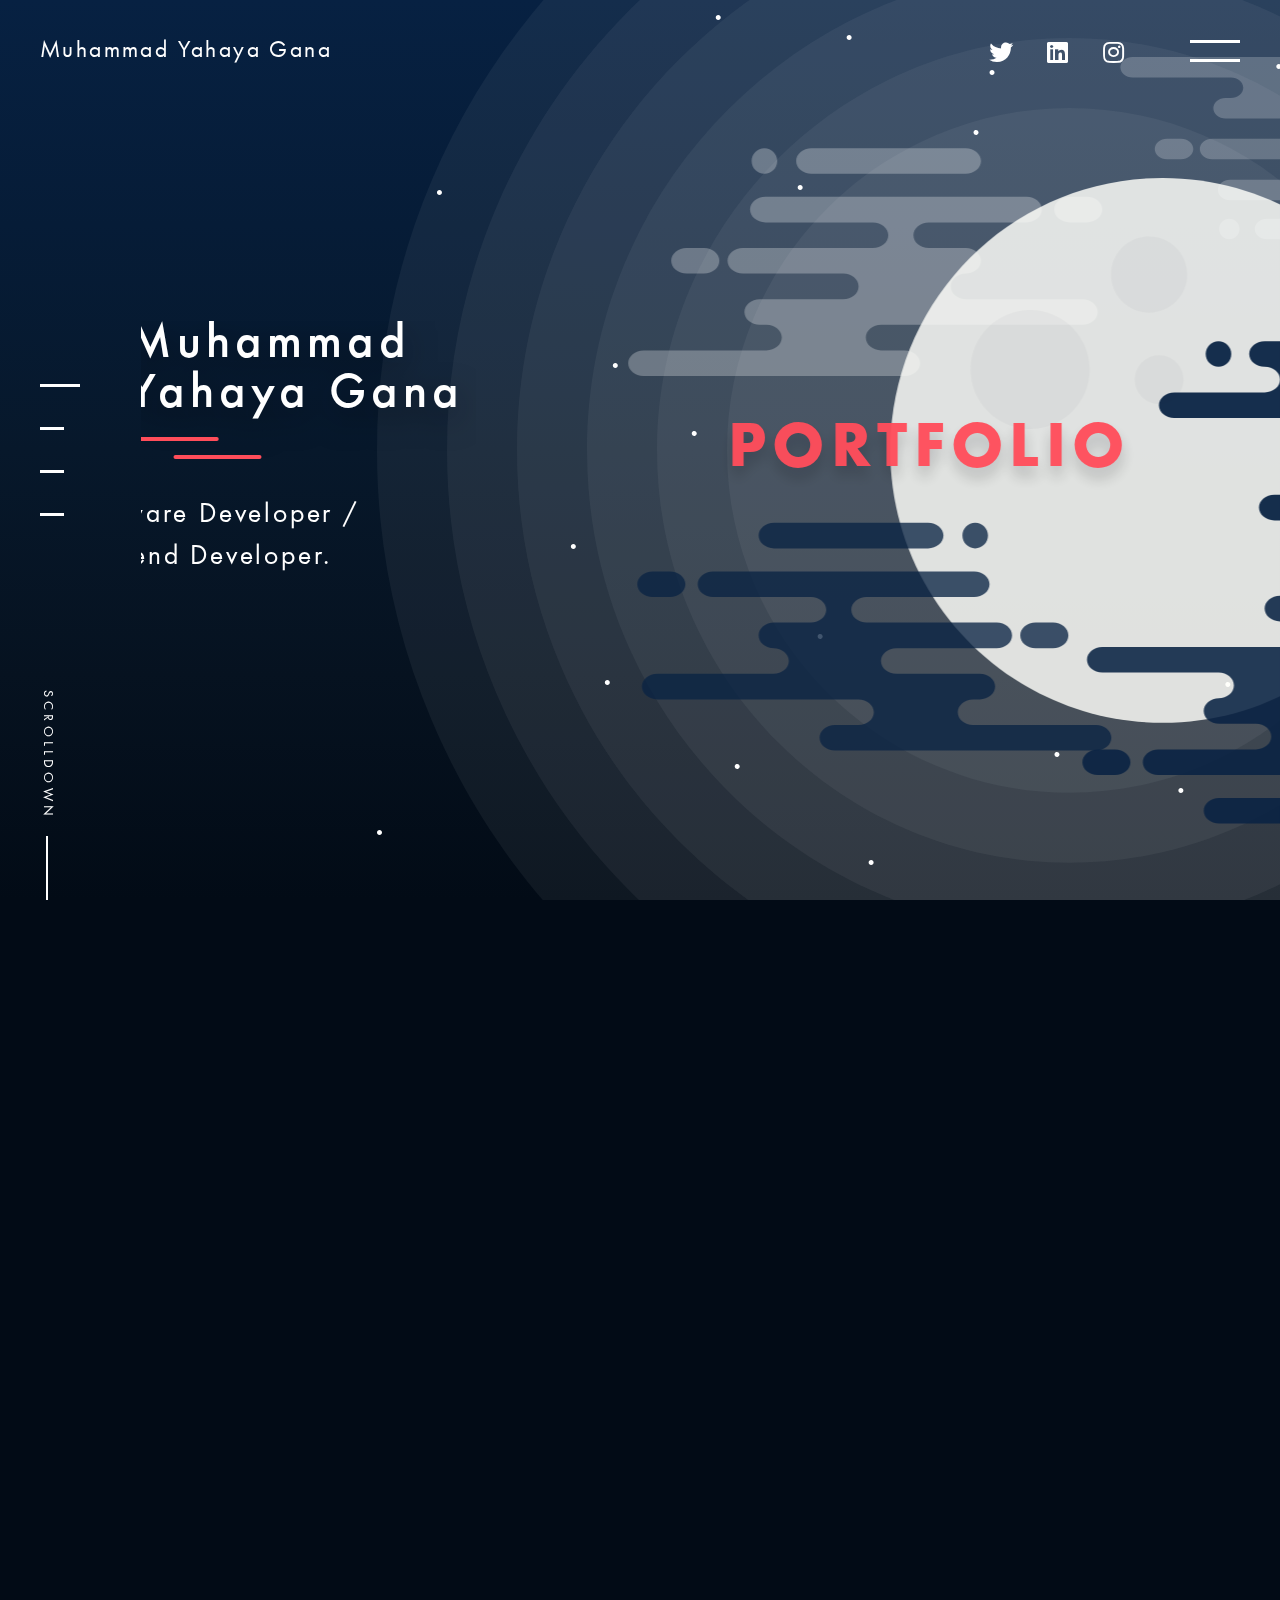
<file: index.html>
<!DOCTYPE html>
<html lang="ja">
<head>
    <meta charset="UTF-8">
    <meta name="viewport" content="width=device-width, initial-scale=1.0">
    <meta http-equiv="X-UA-Compatible" content="ie=edge">
    <meta property="og:type" content="website">
    <meta property="og:description" content="MUHAMMAD YAHAYA GANA PORTFOLIO / Software Developer / Backend Developer">
    <meta property="og:image" content="../www.kuon.space/assets/img/404">
    <meta name="twitter:card" content="summary_large_image">
    <meta name="twitter:site" content="@Thetechguy44">
    <meta property="og:site_name" content="MUHAMMAD YAHAYA GANA PORTFOLIO">
    <meta property="og:locale" content="ja_JP">
    <link rel="stylesheet" href="assets/css/jquery.fullPage.css">
    <link rel="stylesheet" href="assets/css/common.css">
    <link rel="stylesheet" href="assets/css/all.css">
    <link rel="stylesheet" href="https://fonts.googleapis.com/css?family=Abril+Fatface">
    <link rel="shortcut icon" href="favicon.ico">
    <link rel="apple-touch-icon" href="apple-touch-icon.png">
    <link rel="stylesheet" href="awwwards.css">
    <meta property="og:url" content="kuon.space">
    <meta property="og:title" content="MUHAMMAD YAHAYA GANA PORTFOLIO">
    <title>MUHAMMAD YAHAYA GANA PORTFOLIO</title><!-- Global site tag (gtag.js) - Google Analytics -->
    <script async src="https://www.googletagmanager.com/gtag/js?id=UA-115155070-1"></script>
    <script>window.dataLayer = window.dataLayer || [];function gtag(){dataLayer.push(arguments);}gtag('js', new Date());gtag('config', 'UA-115155070-1');</script>
  </head>
  <body>
    <header><a class="name" href="index.html">Muhammad Yahaya Gana</a>
      <div class="wrap">
        <div class="icons">
          <a href="https://x.com/Thetechguy44" target="_blank"><i class="fab fa-twitter"></i></a>
          <a href="https://linkedin.com/in/gana-yahaya" target="_blank"><i class="fab fa-linkedin"></i></a>
          <a href="https://instagram.com/Thetechguy44" target="_blank"><i class="fab fa-instagram"></i></a>
          <!-- <a href="https://dribbble.com/kuon_yagi" target="_blank"><i class="fab fa-dribbble"></i></a>
          <a href="https://www.wantedly.com/users/48483598" target="_blank">Wantedly</a> -->
        </div>
        <div class="menuIcon js-menuBtn"></div>
      </div>
      <nav class="global-nav">
        <ul class="global-nav__list">
          <li><a href="index.html">HOME</a></li>
          <li><a href='reile.html'>WORKS</a></li>
          <li><a href='about.html'>ABOUT ME</a></li>
          <li><a class="js-contact" href="index.html#contact">CONTACT</a></li>
          <li class="global-nav__sns">
            <a href="https://x.com/Thetechguy44" target="_blank"><i class="fab fa-twitter"></i></a>
            <a href="https://linkedin.com/in/gana-yahaya" target="_blank"><i class="fab fa-linkedin"></i></a>
            <a href="https://instagram.com/Thetechguy44" target="_blank"><i class="fab fa-instagram"></i></a>
            <!-- <a href="https://dribbble.com/kuon_yagi" target="_blank"><i class="fab fa-dribbble"></i></a> -->
          </li>
        </ul>
      </nav>
      <div class="curtain"></div>
      <div class="loader"></div>
    </header>
    <main id="barba-wrapper">
      <div class="barba-container" data-namespace="top">
        <div class="fullpage" id="js-fullpage">
          <div class="section">
            <!-- <div class="honorable white right" id="awwwards"><a href="http://www.awwwards.com/" target="_blank">Awwwards</a></div> -->
            <div class="fullpage__slide">
              <div class="title title--top">
                <h1 class="title__text js-letter">Muhammad<br>Yahaya Gana</h1>
                <div class="border js-letter"><span></span><span class="js-letter"></span></div>
                <p class="title__lead js-letter">Software Developer /<br>Backend Developer.</p>
              </div>
              <div class="moon">
                <div class="moon__img js-parallax-moon">
                  <div class="moon__front layer" data-depth="0.2">
                    <div class="moon__text-wrap">
                      <p class="moon__text js-moon" data-depth="0.5">PORTFOLIO</p>
                    </div>
                  </div>
                  <div class="moon__front layer" data-depth="0.8">
                    <div class="cloud cloud--front1 js-moon"><img src="assets/img/cloud1.svg" alt="cloud"></div>
                  </div>
                  <div class="moon__back layer" data-depth="0.4">
                    <div class="cloud cloud--back2 js-moon"><img src="assets/img/b_cloud02.svg" alt="cloud"></div>
                  </div>
                  <div class="moon__front layer" data-depth="0.6">
                    <div class="cloud cloud--front2 js-moon"><img src="assets/img/cloud2.svg" alt="cloud"></div>
                  </div>
                  <div class="moon__back layer" data-depth="0.5"><img class="js-moon" src="assets/img/moon.svg" alt="moon"></div>
                  <div class="moon__front layer" data-depth="0.7">
                    <div class="cloud cloud--front3 js-moon"><img src="assets/img/cloud3.svg" alt="cloud"></div>
                  </div>
                  <div class="moon__back layer" data-depth="0.3">
                    <div class="cloud cloud--back1 js-moon"><img src="assets/img/b_cloud01.svg" alt="cloud"></div>
                  </div>
                </div>
              </div>
            </div>
          </div>
          <div class="section">
            <div class="fullpage__slide">
              <div class="title">
                <h2 class="title__text js-letter">Healthcare Management<br>System</h2>
                <div class="border js-letter"><span></span><span class="js-letter"></span></div>
                <p class="title__lead js-letter">website</p>
                <div class="btn-wrap js-letter"><a class='btn' href="reile.html">Show me more</a></div>
              </div><a class='image image--works' href="reile.html">
                <div class="image__over">
                  <div class="image__cover"></div>
                  <div class="image__cover"></div>
                </div>
                <div class="page-num">
                  <p>01</p>
                </div></a>
            </div>
          </div>
          <div class="section">
            <div class="fullpage__slide">
              <div class="title">
                <h2 class="title__text js-letter">About Me</h2>
                <div class="border js-letter"><span></span><span class="js-letter"></span></div>
                <p class="title__lead js-letter">I thrive on Innovation, Code, <br>and Impact.</p>
                <div class="btn-wrap js-letter"><a class='btn' href="about.html">Show me more</a></div>
              </div><a class='image image--about' href="about.html">
                <div class="image__over">
                  <div class="image__cover"></div>
                  <div class="image__cover"></div>
                </div>
                <div class="page-num">
                  <p>02</p>
                </div></a>
            </div>
          </div>
          <div class="section">
            <div class="fullpage__slide">
              <div class="title">
                <h2 class="title__text js-letter">Get In Touch</h2>
                <div class="border js-letter"><span></span><span class="js-letter"></span></div>
                <ul>
                  <li class="js-letter">
                    <a href="mailto:yahayagana01@gmail.com">yahayagana01@gmail.com</a>
                  </li>
                  <!-- <li class="js-letter"><a href="https://www.wantedly.com/users/48483598" target="_blank">Wantedly</a></li> -->
                  <li class="js-letter">
                    <a href="https://x.com/Thetechguy44" target="_blank"><i class="fab fa-twitter"></i></a>
                    <a href="https://linkedin.com/in/gana-yahaya" target="_blank"><i class="fab fa-linkedin"></i></a>
                    <a href="https://instagram.com/Thetechguy44" target="_blank"><i class="fab fa-instagram"></i></a>
                    <!-- <a href="https://dribbble.com/kuon_yagi" target="_blank"><i class="fab fa-dribbble"></i></a> -->
                  </li>
                </ul>
              </div>
              <div class="image image--contact">
                <div class="image__over">
                  <div class="image__cover"></div>
                  <div class="image__cover"></div>
                </div>
                <div class="page-num">
                  <p>03</p>
                </div>
              </div>
            </div>
          </div>
        </div>
        <p class="scrollDown">SCROLLDOWN</p>
        <div class="moon-background">
          <div class="moonlight">
            <div class="moonlight__wrap js-parallax-moonlight">
              <div class="layer moonlight__img" data-depth="0.2"></div>
            </div>
          </div>
        </div>
        <div class="star js-parallax-star">
          <div class="layer" data-depth="0.1">
            <div class="star__img"><img src="assets/img/star.svg"></div>
          </div>
        </div>
        <div class="sky-color"></div>
      </div>
    </main>
    <script src="assets/js/jquery.min.js"></script>
    <script src="assets/js/jquery.fullPage.js"></script>
    <script src="assets/js/anime.min.js"></script>
    <script src="assets/js/parallax.js"></script>
    <script src="assets/js/barba.min.js"></script>
    <script src="assets/js/common.min.js"></script>
  </body>
</html>
</file>
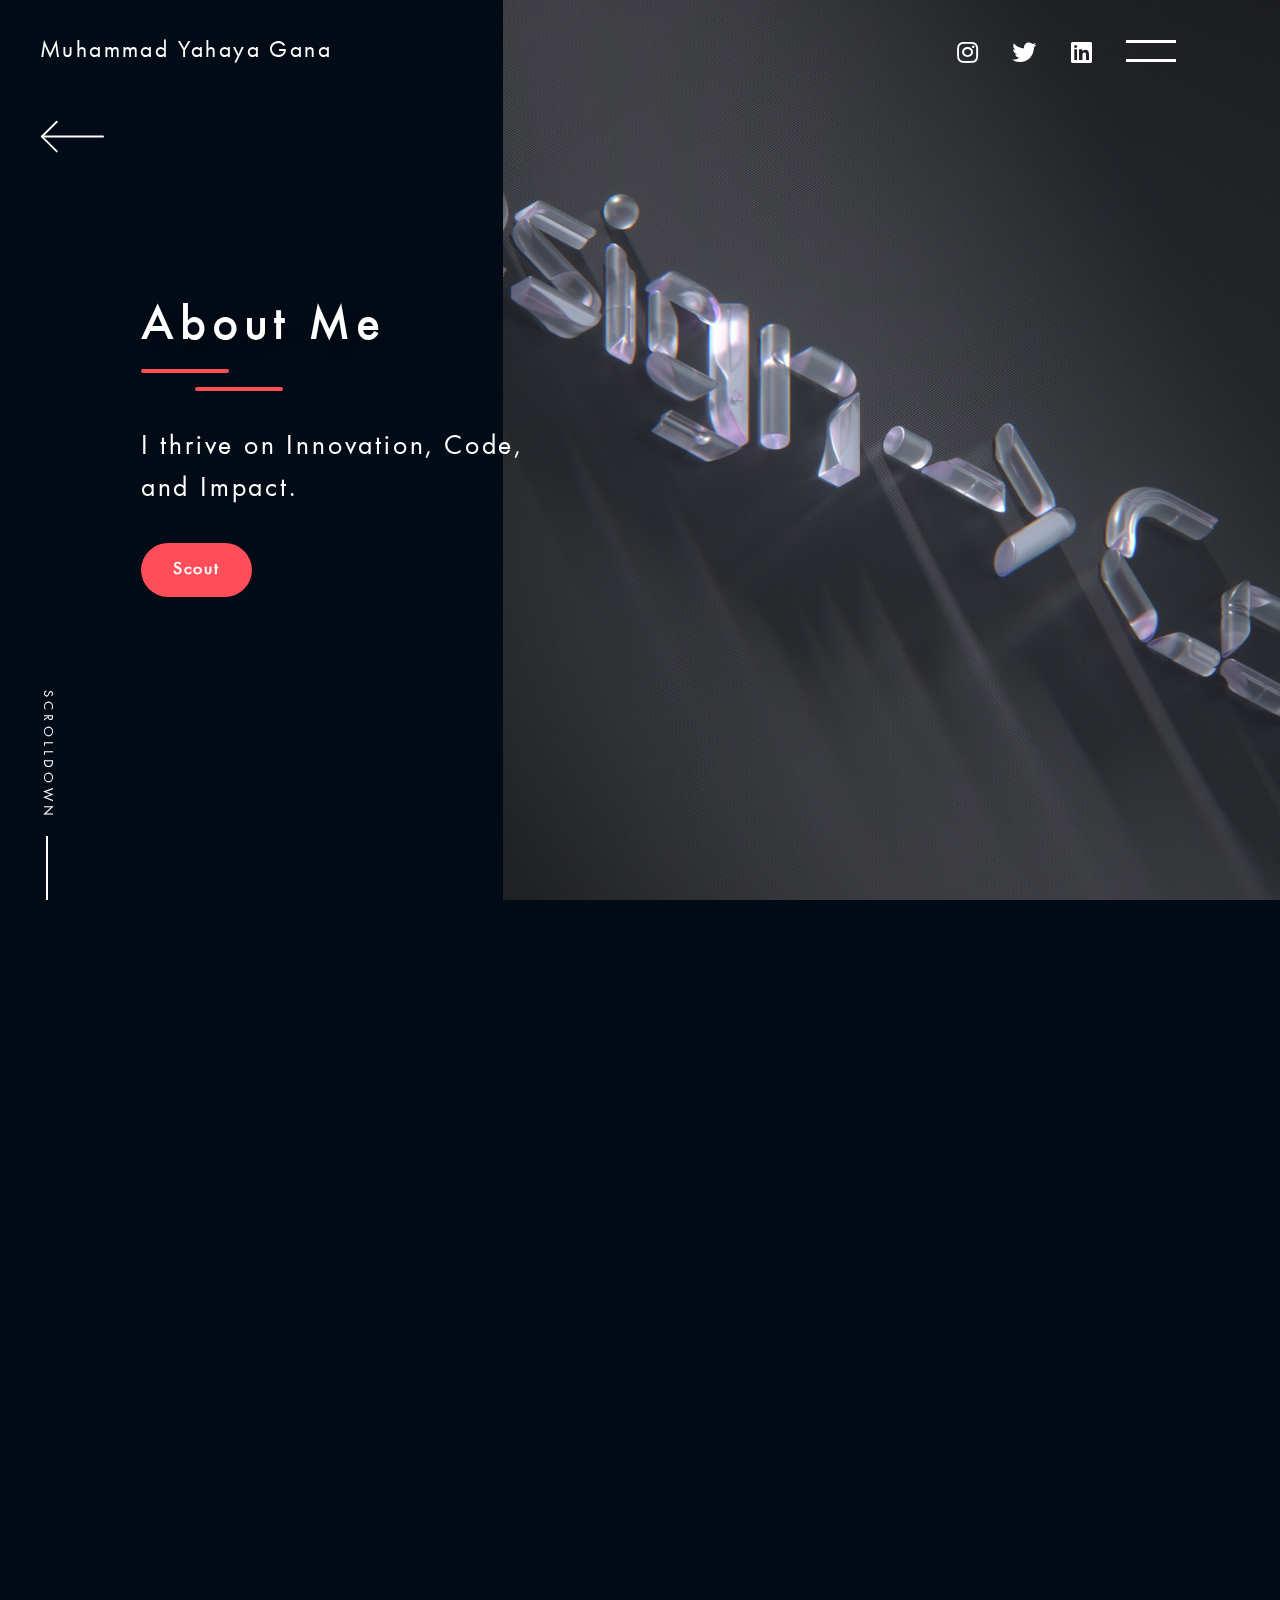
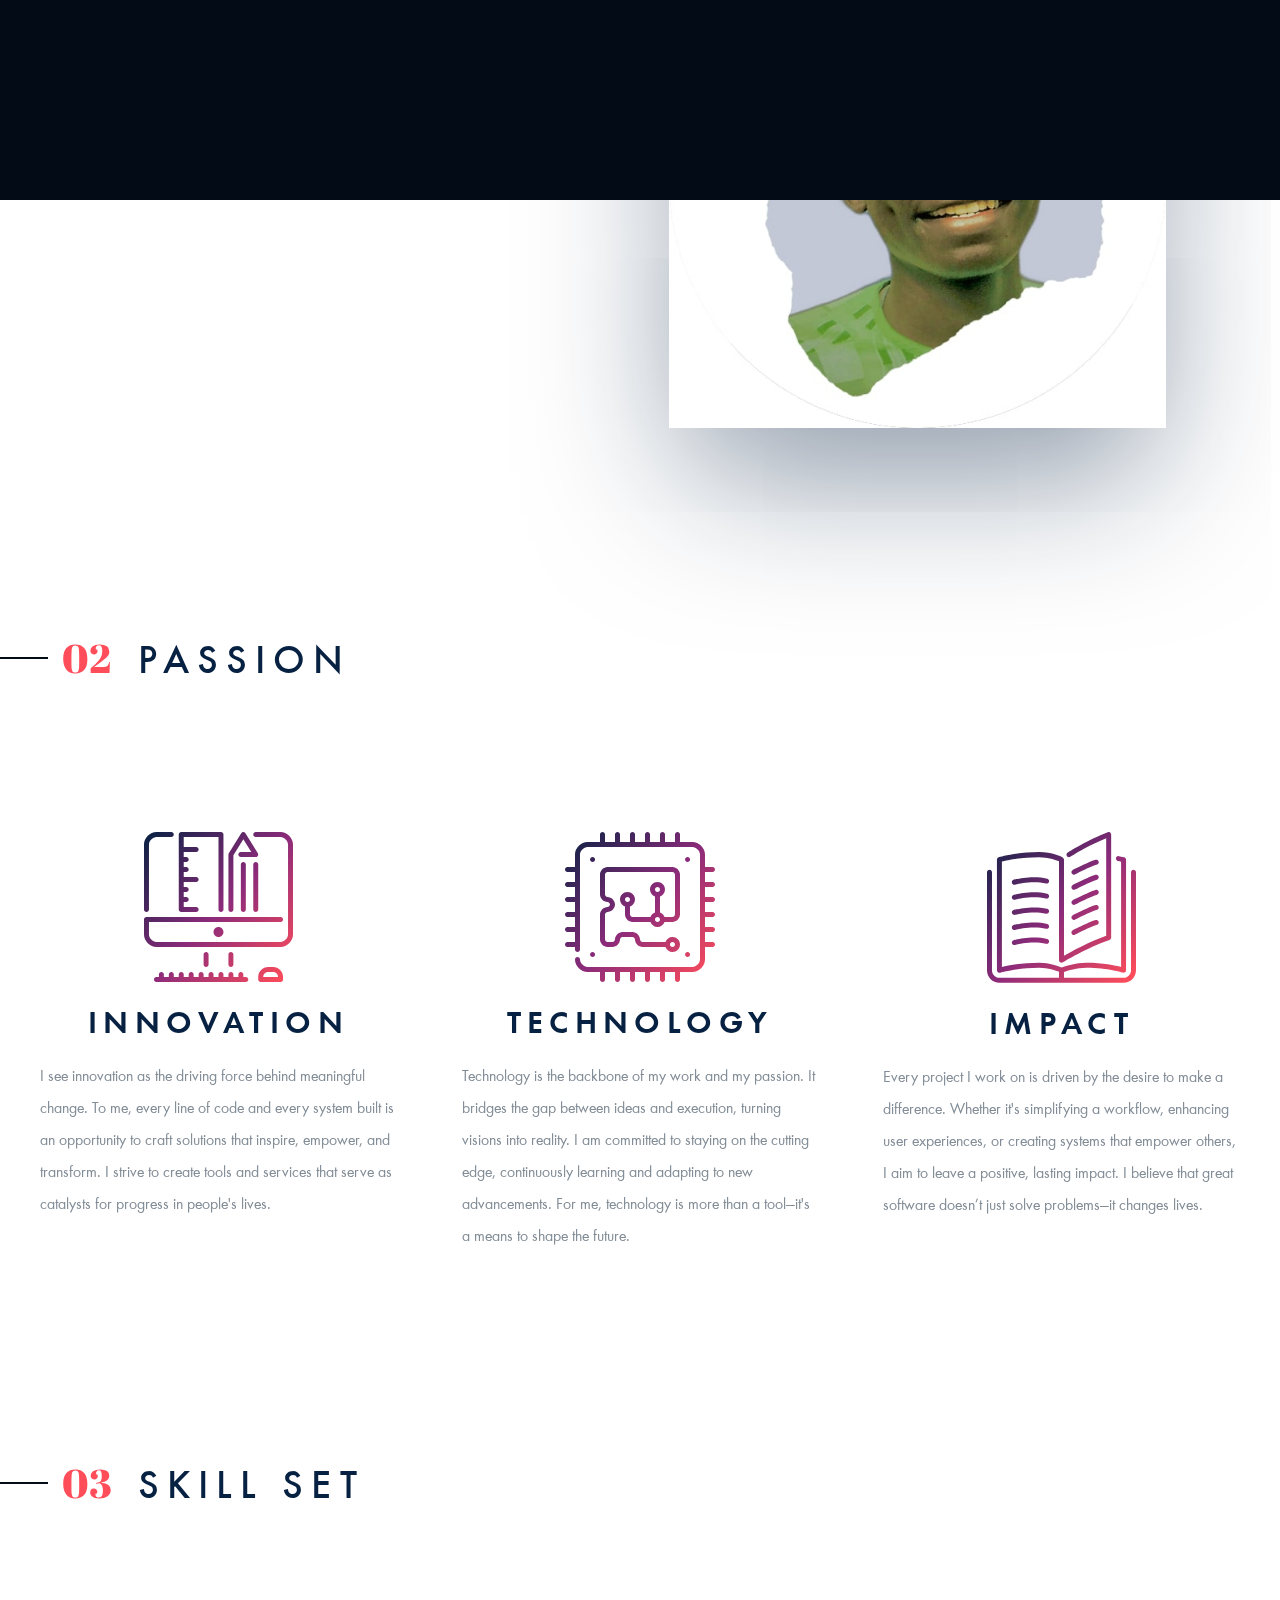
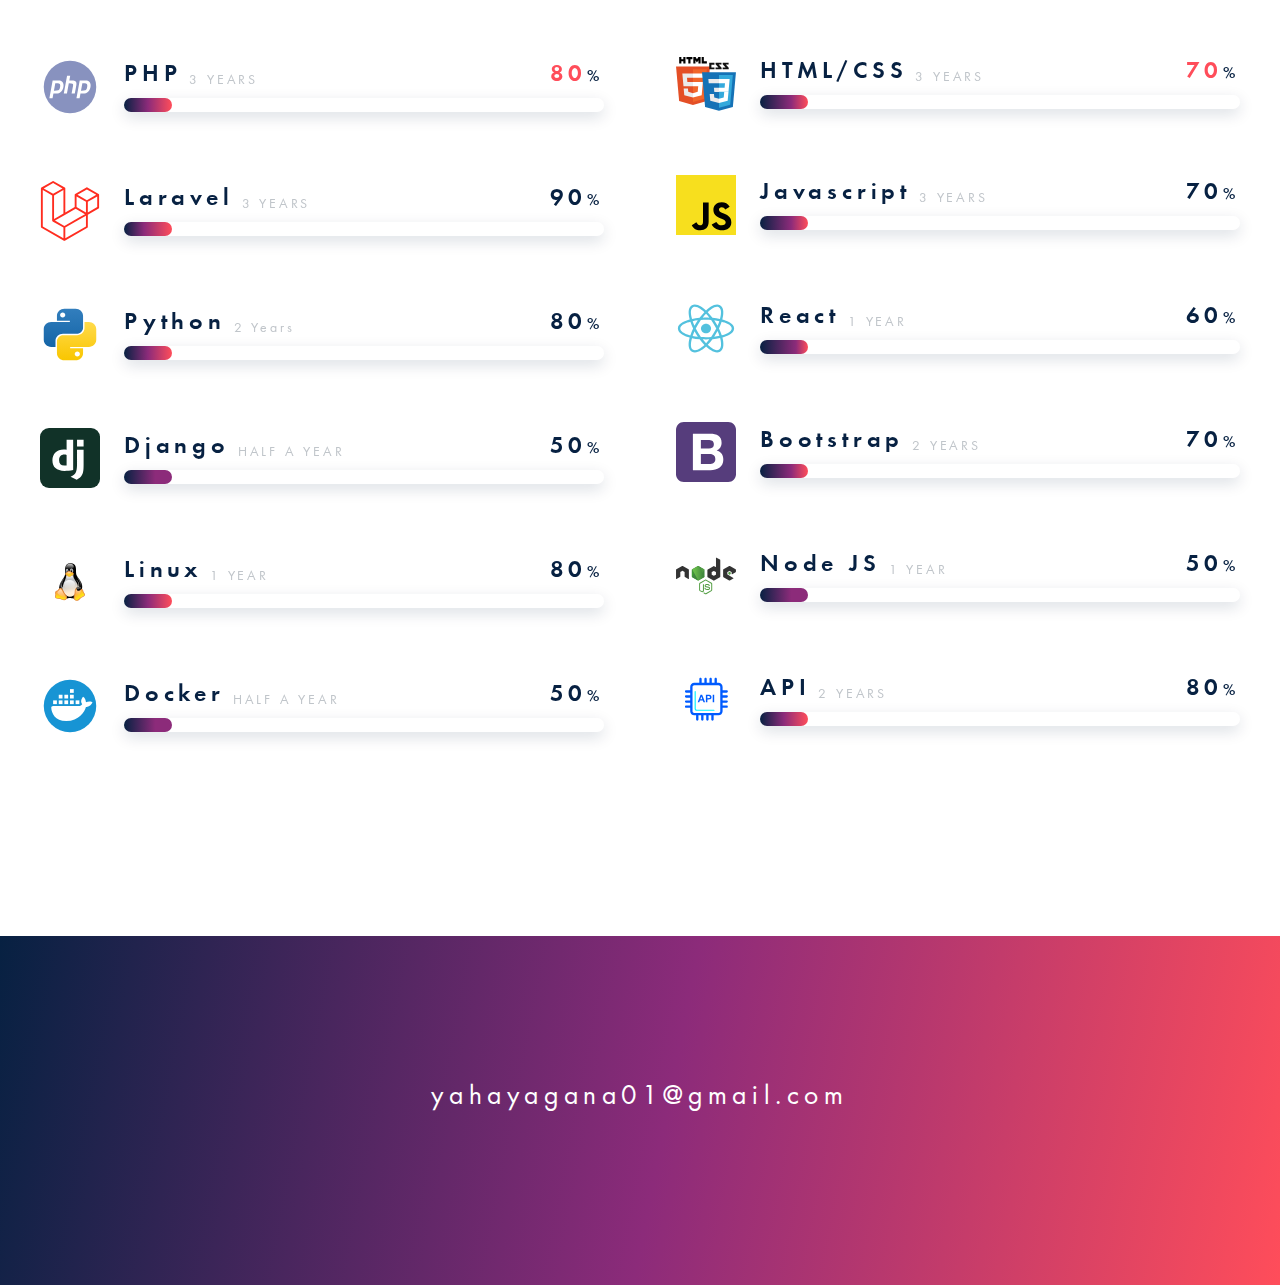
<file: about.html>
<!DOCTYPE html>
<html lang="ja">
<head>
    <meta charset="UTF-8">
    <meta name="viewport" content="width=device-width, initial-scale=1.0">
    <meta http-equiv="X-UA-Compatible" content="ie=edge">
    <meta property="og:type" content="website">
    <meta property="og:description" content="MUHAMMAD YAHAYA GANA PORTFOLIO / Software Developer / Backend Developer">
    <meta property="og:image" content="../www.kuon.space/assets/img/404">
    <meta name="twitter:card" content="summary_large_image">
    <meta name="twitter:site" content="@Thetechguy44">
    <meta property="og:site_name" content="MUHAMMAD YAHAYA GANA PORTFOLIO">
    <meta property="og:locale" content="ja_JP">
    <link rel="stylesheet" href="assets/css/jquery.fullPage.css">
    <link rel="stylesheet" href="assets/css/common.css">
    <link rel="stylesheet" href="assets/css/all.css">
    <link rel="stylesheet" href="https://fonts.googleapis.com/css?family=Abril+Fatface">
    <link rel="shortcut icon" href="favicon.ico">
    <link rel="apple-touch-icon" href="apple-touch-icon.png">
    <link rel="stylesheet" href="awwwards.css">
    <meta property="og:url" content="https://kuon.space/about.html">
    <meta property="og:title" content="About Me | MUHAMMAD YAHAYA GANA PORTFOLIO">
    <title>About Me | MUHAMMAD YAHAYA GANA PORTFOLIO</title><!-- Global site tag (gtag.js) - Google Analytics -->
    <script async src="https://www.googletagmanager.com/gtag/js?id=UA-115155070-1"></script>
    <script>window.dataLayer = window.dataLayer || [];function gtag(){dataLayer.push(arguments);}gtag('js', new Date());gtag('config', 'UA-115155070-1');</script>
  </head>
  <body>
    <header><a class="name" href="index.html">Muhammad Yahaya Gana</a>
      <div class="wrap">
        <div class="icons">
          <a href="https://www.instagram.com/thetechguy44/" target="_blank"><i class="fab fa-instagram"></i></a>
          <a href="https://x.com/Thetechguy44" target="_blank"><i class="fab fa-twitter"></i></a>
          <a href="https://linkedin.com/in/gana-yahaya" target="_blank"><i class="fab fa-linkedin"></i></a>
          <!-- <a href="https://dribbble.com/kuon_yagi" target="_blank"><i class="fab fa-dribbble"></i></a>
          <a href="https://www.wantedly.com/users/48483598" target="_blank">Wantedly</a></div> -->
        <div class="menuIcon js-menuBtn"></div>
      </div>
      <nav class="global-nav">
        <ul class="global-nav__list">
          <li><a href="index.html">HOME</a></li>
          <li><a href="reile.html">WORKS</a></li>
          <li><a href="about.html">ABOUT ME</a></li>
          <li><a class="js-contact" href="index.html#contact">CONTACT</a></li>
          <li class="global-nav__sns">
            <a href="https://www.instagram.com/thetechguy44/" target="_blank"><i class="fab fa-instagram"></i></a>
            <a href="https://x.com/Thetechguy44" target="_blank"><i class="fab fa-twitter"></i></a>
            <a href="https://linkedin.com/in/gana-yahaya" target="_blank"><i class="fab fa-linkedin"></i></a>
            <!-- <a href="https://dribbble.com/kuon_yagi" target="_blank"><i class="fab fa-dribbble"></i> -->
            </a>
          </li>
        </ul>
      </nav>
      <div class="curtain"></div>
      <div class="loader"></div>
    </header>
    <main id="barba-wrapper">
      <div class="barba-container" data-namespace="underlayer">
        <div class="page-top">
          <div class="page-top__inner"><a class="back-arrow" href="index.html#about"><svg xmlns="http://www.w3.org/2000/svg" width="100%" height="34" viewBox="0 0 67 34"><g fill="none" fill-rule="evenodd" stroke="#FFF" stroke-linecap="round" transform="translate(2 1)"><path stroke-width="2" d="M0,15.5533333 L64,15.5533333"/><polyline stroke-width="2" points="15.556 0 0 15.556 15.556 31.111"/></g></svg></a>
            <p class="scrollDown">SCROLLDOWN</p>
            <div class="title">
              <h2 class="title__text">About Me</h2>
              <div class="border js-toRight"><span></span><span></span></div>
              <p class="title__lead">I thrive on Innovation, Code, <br>and Impact.</p>
              <div class="btn-wrap"><a class="btn" href="https://linkedin.com/in/gana-yahaya/" target="_balnk">Scout</a></div>
            </div>
            <div class="image image__about"></div>
          </div>
        </div>
        <section class="wrapper">
          <div class="who container">
            <div class="text text--top">
              <p class="heading-num">01</p>
              <div class="text__wrap text__wrap--top content">
                <h2 class="heading heading--top">WHO I AM</h2>
                <div class="who__wrap">
                  <div class="who__name">
                    <p class="who__en">Muhammad Yahaya Gana</p>
                  </div>
                  <p class="who__text">
                    I am a dedicated software developer specializing in backend web development with a strong  foundation in Laravel. My experience spans building robust APIs, implementing role-based access control, and creating dynamic web applications tailored to meet client needs. While Laravel is my primary framework, I am also skilled in Python (Django) and React, allowing me to contribute effectively to full-stack development projects.

                    I am passionate about creating scalable solutions, improving system architecture, and continuously learning new technologies. With experience in managing complex projects, including content management systems and service approval platforms, I strive to deliver high-quality, user-centered applications.
                  </p>
                  <div class="who__image"><img src="assets/img/portrait.jpg" alt="Muhammad Yahaya Gana"></div>
                </div>
              </div>
            </div>
          </div>
          <div class="passion container">
            <div class="text">
              <p class="heading-num">02</p>
              <div class="text__wrap content">
                <h2 class="heading">PASSION</h2>
              </div>
            </div>
            <div class="content content--mlarge">
              <ul class="passion__list">
                <li class="passion__item">
                  <div class="passion__image"><img src="assets/img/design-skills.svg" alt="design"></div>
                  <h3 class="sub-title">INNOVATION</h3>
                  <p class="passion__text">
                    I see innovation as the driving force behind meaningful change. To me, every line of code and every system built is an opportunity to craft solutions that inspire, empower, and transform. I strive to create tools and services that serve as catalysts for progress in people's lives.
                  </p>
                </li>
                <li class="passion__item">
                  <div class="passion__image"><img src="assets/img/tech.svg" alt="TECHNOLOGY"></div>
                  <h3 class="sub-title">TECHNOLOGY</h3>
                  <p class="passion__text">
                    Technology is the backbone of my work and my passion. It bridges the gap between ideas and execution, turning visions into reality. I am committed to staying on the cutting edge, continuously learning and adapting to new advancements. For me, technology is more than a tool—it's a means to shape the future.</p>
                </li>
                <li class="passion__item">
                  <div class="passion__image"><img src="assets/img/book-open.svg" alt="STORY"></div>
                  <h3 class="sub-title">IMPACT</h3>
                  <p class="passion__text">
                    Every project I work on is driven by the desire to make a difference. Whether it's simplifying a workflow, enhancing user experiences, or creating systems that empower others, I aim to leave a positive, lasting impact. I believe that great software doesn’t just solve problems—it changes lives.
                  </p>
                </li>
              </ul>
            </div>
          </div>
          <div class="skill-set container">
            <div class="text">
              <p class="heading-num">03</p>
              <div class="text__wrap content">
                <h2 class="heading">SKILL SET</h2>
              </div>
            </div>
            <div class="content content--mlarge skill-set__flex">
              <ul class="skill-set__list">
                <li class="skill-set__item">
                  <div class="skill-set__icon"><img src="assets/img/php-svgrepo-com.svg" alt="Illustrator"></div>
                  <div class="skill-set__detail">
                    <div class="skill-set__meta">
                      <div class="skill-set__name">
                        <h4 class="small-title small-title--skill">PHP</h4>
                        <p class="skill-set__year">3 YEARS</p>
                      </div>
                      <p class="small-title small-title--skill skill-set__high">80<span class="skill-set__ratio">%</span></p>
                    </div>
                    <div class="skill-set__bar p80 js-scroll"></div>
                  </div>
                </li>
                <li class="skill-set__item">
                  <div class="skill-set__icon"><img src="assets/img/laravel-svgrepo-com.svg" alt="Sketch"></div>
                  <div class="skill-set__detail">
                    <div class="skill-set__meta">
                      <div class="skill-set__name">
                        <h4 class="small-title small-title--skill">Laravel</h4>
                        <p class="skill-set__year">3 YEARS</p>
                      </div>
                      <p class="small-title small-title--skill">90<span class="skill-set__ratio">%</span></p>
                    </div>
                    <div class="skill-set__bar p90 js-scroll"></div>
                  </div>
                </li>
                <li class="skill-set__item">
                  <div class="skill-set__icon"><img src="assets/img/python-svgrepo-com.svg" alt="Abstract"></div>
                  <div class="skill-set__detail">
                    <div class="skill-set__meta">
                      <div class="skill-set__name">
                        <h4 class="small-title small-title--skill">Python</h4>
                        <p class="skill-set__year">2 Years</p>
                      </div>
                      <p class="small-title small-title--skill">80<span class="skill-set__ratio">%</span></p>
                    </div>
                    <div class="skill-set__bar p80 js-scroll"></div>
                  </div>
                </li>
                <li class="skill-set__item">
                  <div class="skill-set__icon"><img src="assets/img/djangoproject-svgrepo-com.svg" alt="Photoshop"></div>
                  <div class="skill-set__detail">
                    <div class="skill-set__meta">
                      <div class="skill-set__name">
                        <h4 class="small-title small-title--skill">Django</h4>
                        <p class="skill-set__year">HALF A YEAR</p>
                      </div>
                      <p class="small-title small-title--skill">50<span class="skill-set__ratio">%</span></p>
                    </div>
                    <div class="skill-set__bar p50 js-scroll"></div>
                  </div>
                </li>
                <li class="skill-set__item">
                  <div class="skill-set__icon"><img src="assets/img/linux-svgrepo-com.svg" alt="Flinto for mac"></div>
                  <div class="skill-set__detail">
                    <div class="skill-set__meta">
                      <div class="skill-set__name">
                        <h4 class="small-title small-title--skill">Linux</h4>
                        <p class="skill-set__year">1 YEAR</p>
                      </div>
                      <p class="small-title small-title--skill">80<span class="skill-set__ratio">%</span></p>
                    </div>
                    <div class="skill-set__bar p80 js-scroll"></div>
                  </div>
                </li>
                <li class="skill-set__item">
                  <div class="skill-set__icon"><img src="assets/img/docker-svgrepo-com.svg" alt="Sass"></div>
                  <div class="skill-set__detail">
                    <div class="skill-set__meta">
                      <div class="skill-set__name">
                        <h4 class="small-title small-title--skill">Docker</h4>
                        <p class="skill-set__year">HALF A YEAR</p>
                      </div>
                      <p class="small-title small-title--skill">50<span class="skill-set__ratio">%</span></p>
                    </div>
                    <div class="skill-set__bar p50 js-scroll"></div>
                  </div>
                </li>
              </ul>
              <ul class="skill-set__list">
                <li class="skill-set__item">
                  <div class="skill-set__icon"><img src="assets/img/html.svg" alt="HTML/CSS"></div>
                  <div class="skill-set__detail">
                    <div class="skill-set__meta">
                      <div class="skill-set__name">
                        <h4 class="small-title small-title--skill">HTML/CSS</h4>
                        <p class="skill-set__year">3 YEARS</p>
                      </div>
                      <p class="small-title small-title--skill skill-set__high">70<span class="skill-set__ratio">%</span></p>
                    </div>
                    <div class="skill-set__bar p70 js-scroll"></div>
                  </div>
                </li>
                <li class="skill-set__item">
                  <div class="skill-set__icon"><img src="assets/img/js.svg" alt="Javascript"></div>
                  <div class="skill-set__detail">
                    <div class="skill-set__meta">
                      <div class="skill-set__name">
                        <h4 class="small-title small-title--skill">Javascript</h4>
                        <p class="skill-set__year">3 YEARS</p>
                      </div>
                      <p class="small-title small-title--skill">70<span class="skill-set__ratio">%</span></p>
                    </div>
                    <div class="skill-set__bar p70 js-scroll"></div>
                  </div>
                </li>
                <li class="skill-set__item">
                  <div class="skill-set__icon"><img src="assets/img/react-svgrepo-com.svg" alt="Pug"></div>
                  <div class="skill-set__detail">
                    <div class="skill-set__meta">
                      <div class="skill-set__name">
                        <h4 class="small-title small-title--skill">React</h4>
                        <p class="skill-set__year">1 YEAR</p>
                      </div>
                      <p class="small-title small-title--skill">60<span class="skill-set__ratio">%</span></p>
                    </div>
                    <div class="skill-set__bar p60 js-scroll"></div>
                  </div>
                </li>
                <li class="skill-set__item">
                  <div class="skill-set__icon"><img src="assets/img/bootstrap-svgrepo-com.svg" alt="Wordpress"></div>
                  <div class="skill-set__detail">
                    <div class="skill-set__meta">
                      <div class="skill-set__name">
                        <h4 class="small-title small-title--skill">Bootstrap</h4>
                        <p class="skill-set__year">2 YEARS</p>
                      </div>
                      <p class="small-title small-title--skill">70<span class="skill-set__ratio">%</span></p>
                    </div>
                    <div class="skill-set__bar p70 js-scroll"></div>
                  </div>
                </li>
                <li class="skill-set__item">
                  <div class="skill-set__icon"><img src="assets/img/nodejs-svgrepo-com.svg" alt="Sass"></div>
                  <div class="skill-set__detail">
                    <div class="skill-set__meta">
                      <div class="skill-set__name">
                        <h4 class="small-title small-title--skill">Node JS</h4>
                        <p class="skill-set__year">1 YEAR</p>
                      </div>
                      <p class="small-title small-title--skill">50<span class="skill-set__ratio">%</span></p>
                    </div>
                    <div class="skill-set__bar p50 js-scroll"></div>
                  </div>
                </li>
                <li class="skill-set__item">
                  <div class="skill-set__icon"><img src="assets/img/api-interface-svgrepo-com.svg" alt="Sass"></div>
                  <div class="skill-set__detail">
                    <div class="skill-set__meta">
                      <div class="skill-set__name">
                        <h4 class="small-title small-title--skill">API</h4>
                        <p class="skill-set__year">2 YEARS</p>
                      </div>
                      <p class="small-title small-title--skill">80<span class="skill-set__ratio">%</span></p>
                    </div>
                    <div class="skill-set__bar p80 js-scroll"></div>
                  </div>
                </li>
              </ul>
            </div>
          </div>
        </section>
        <footer class="footer">
          <a href="mailto:yahayagana01@gmail.com">yahayagana01@gmail.com</a>
          <!-- <a href="https://www.wantedly.com/users/48483598" target="_balnk">Wantedly</a> -->
        </footer>
      </div>
    </main>
    <script src="assets/js/jquery.min.js"></script>
    <script src="assets/js/jquery.fullPage.js"></script>
    <script src="assets/js/anime.min.js"></script>
    <script src="assets/js/parallax.js"></script>
    <script src="assets/js/barba.min.js"></script>
    <script src="assets/js/common.min.js"></script>
  </body>
</html>
</file>
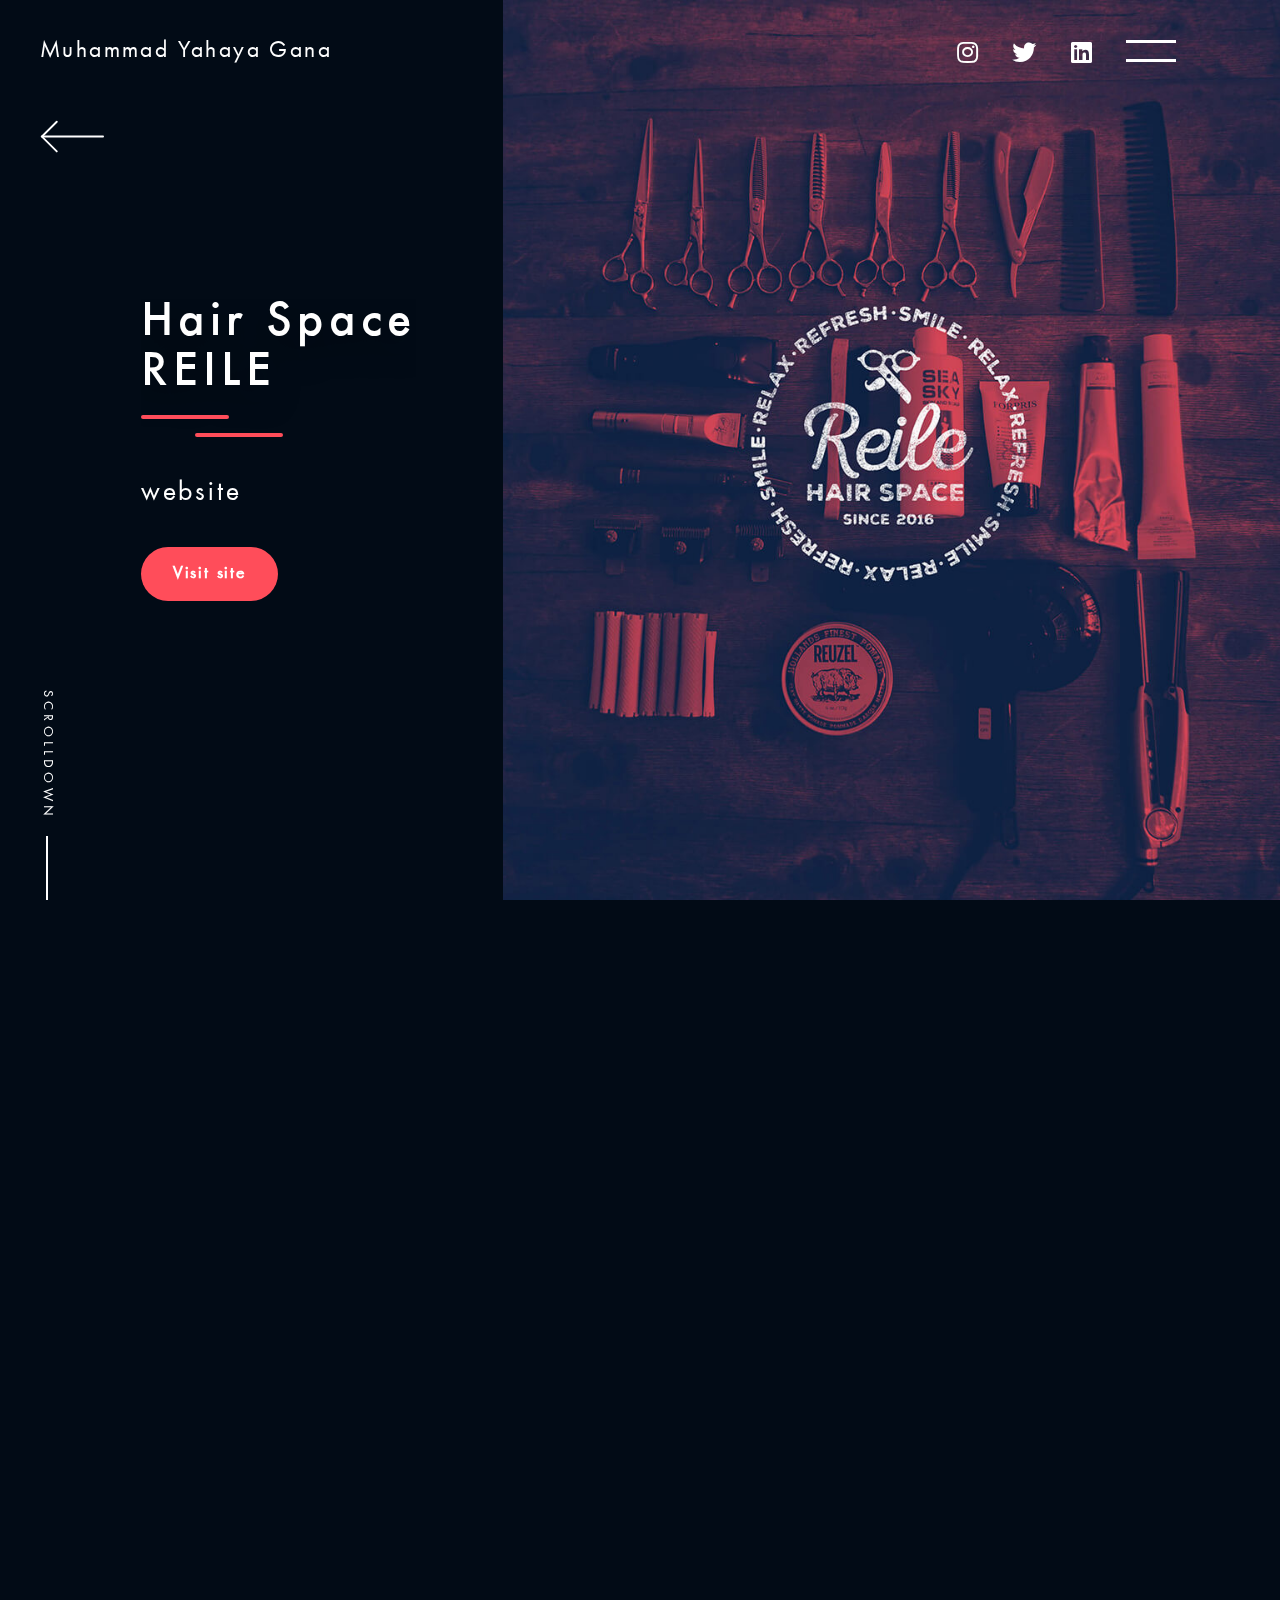
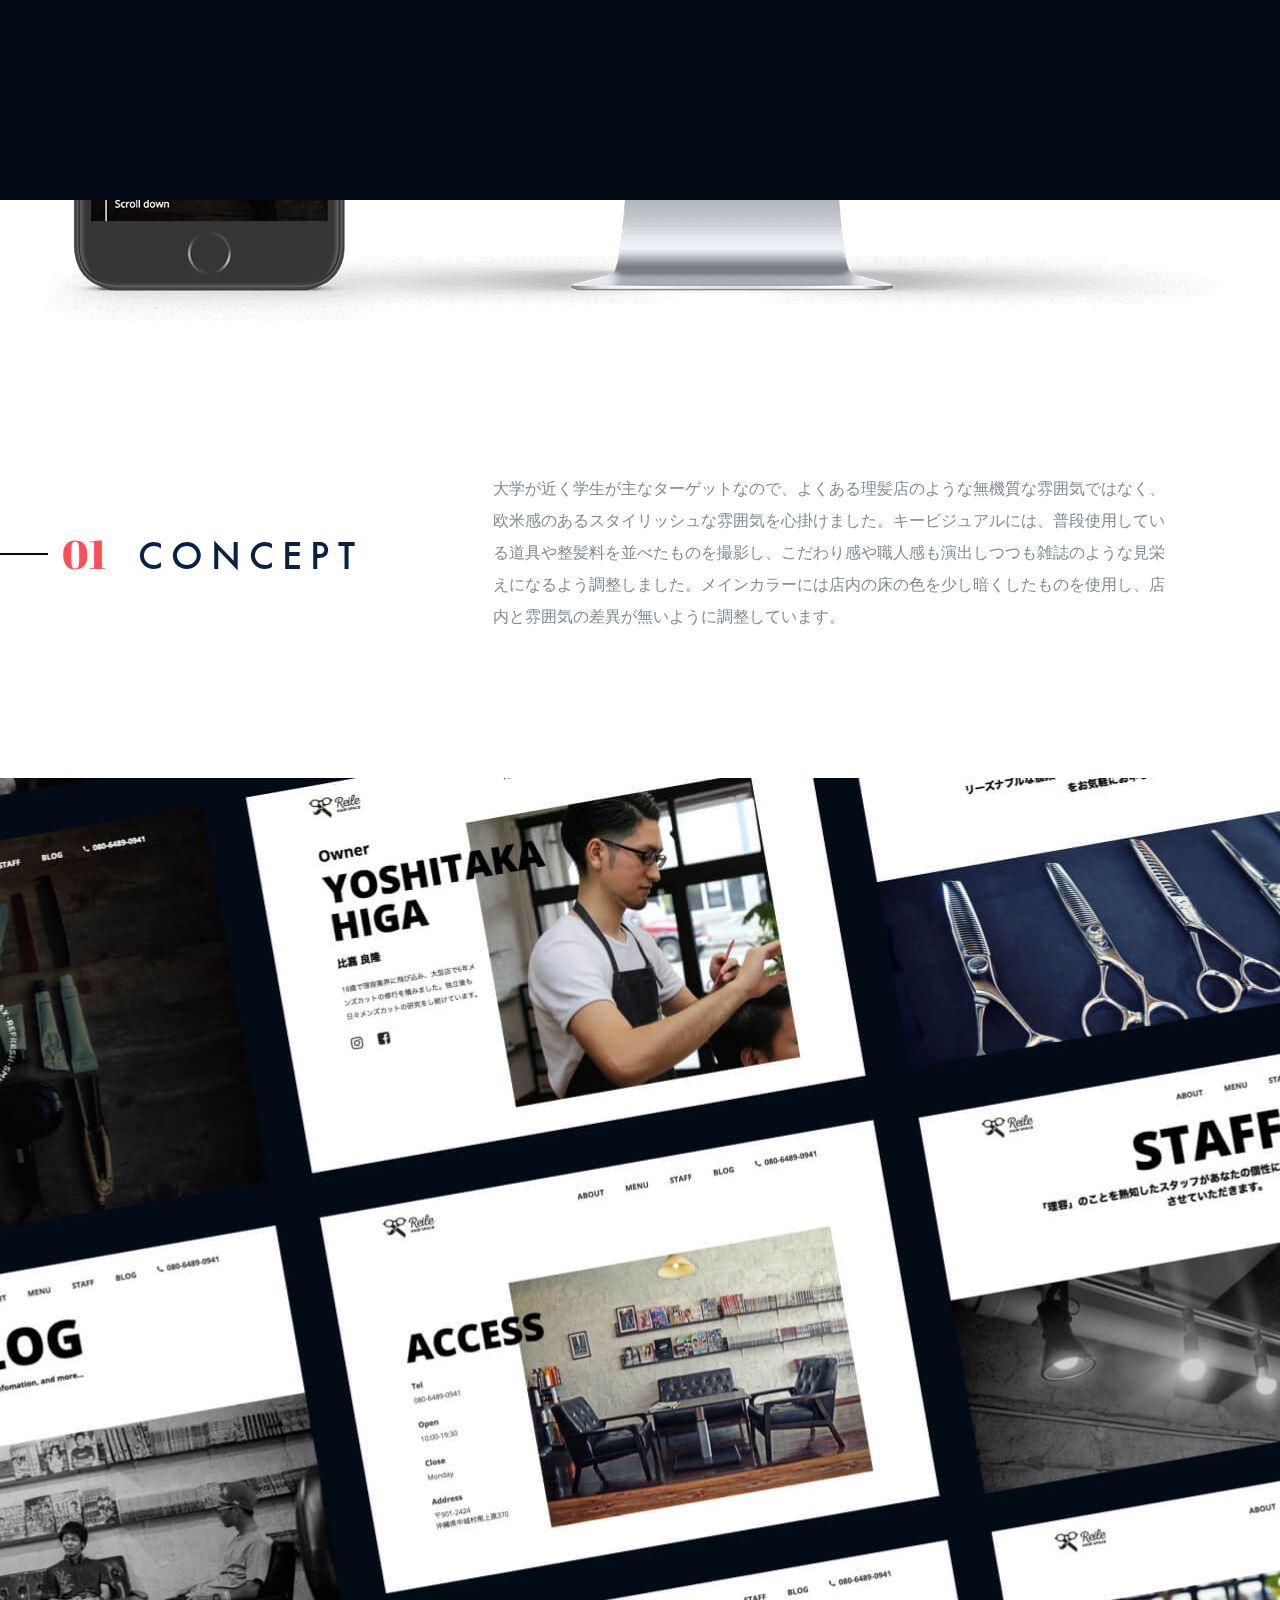
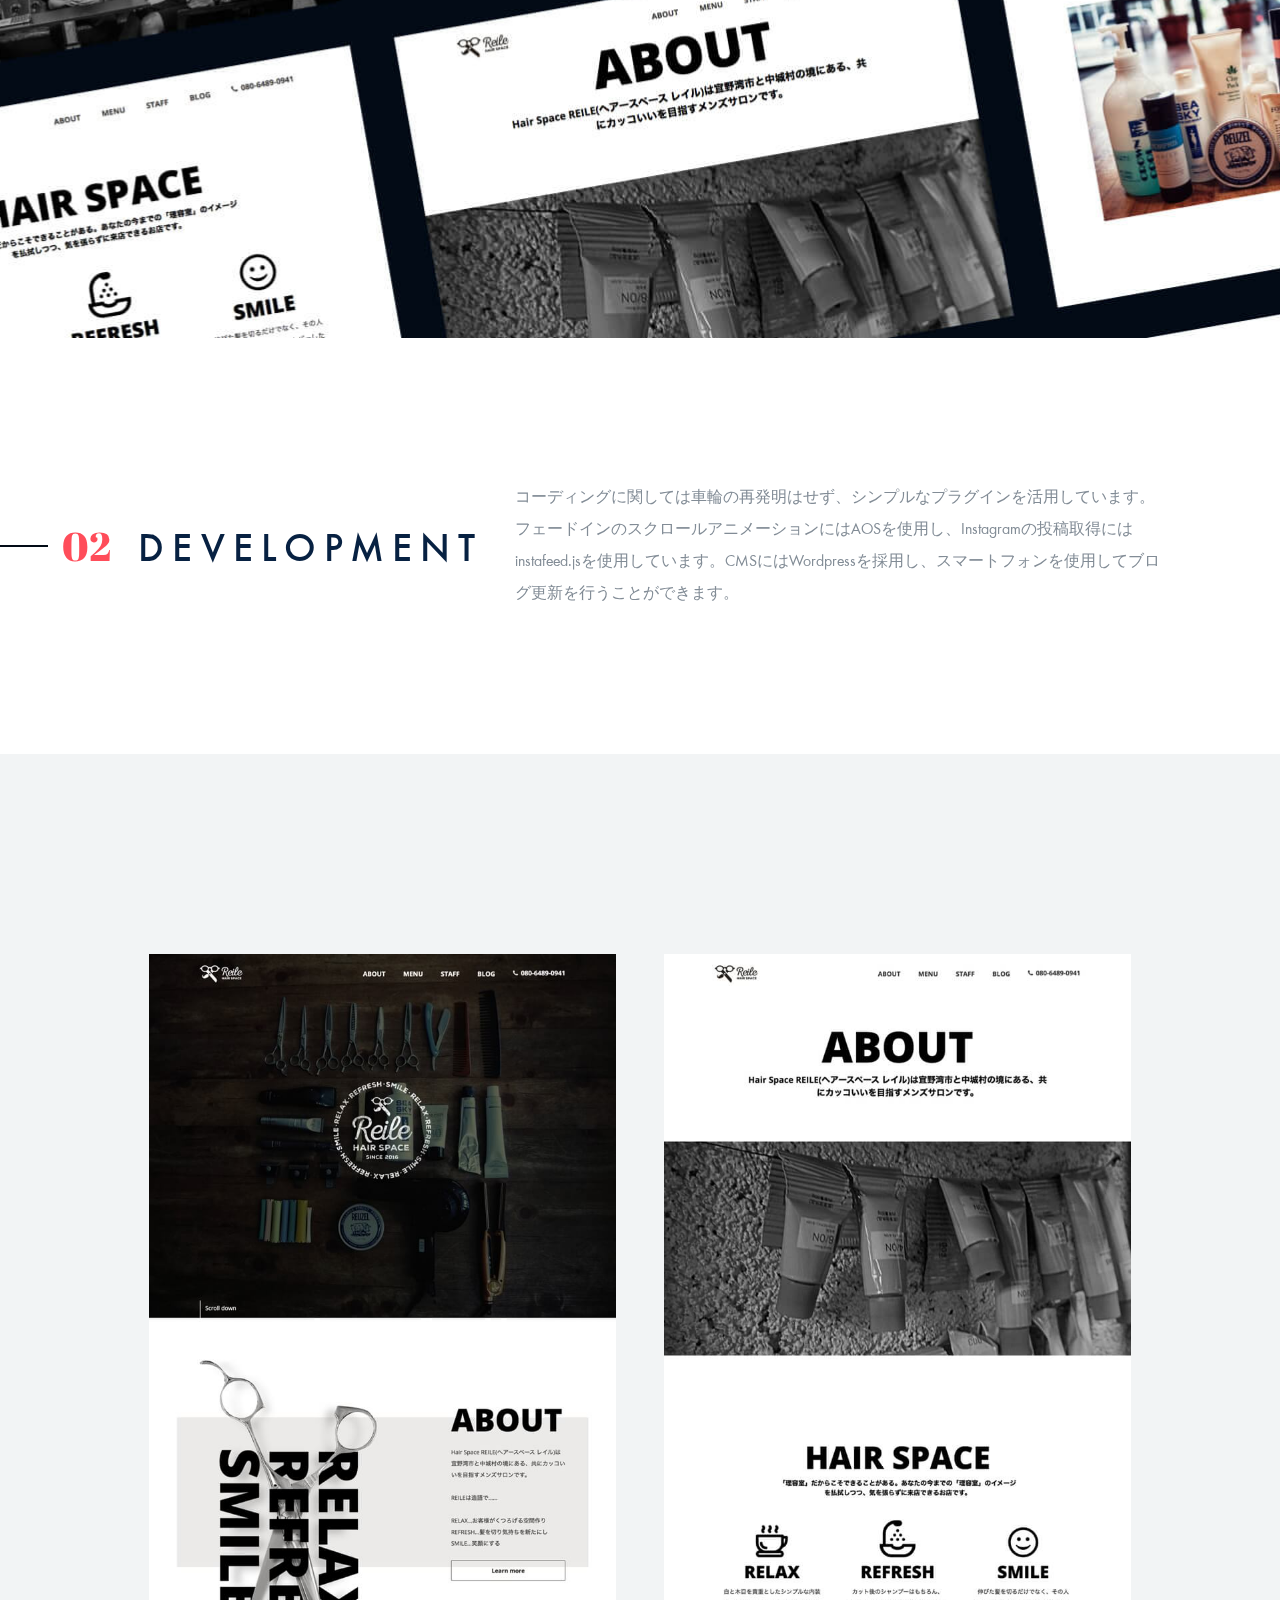
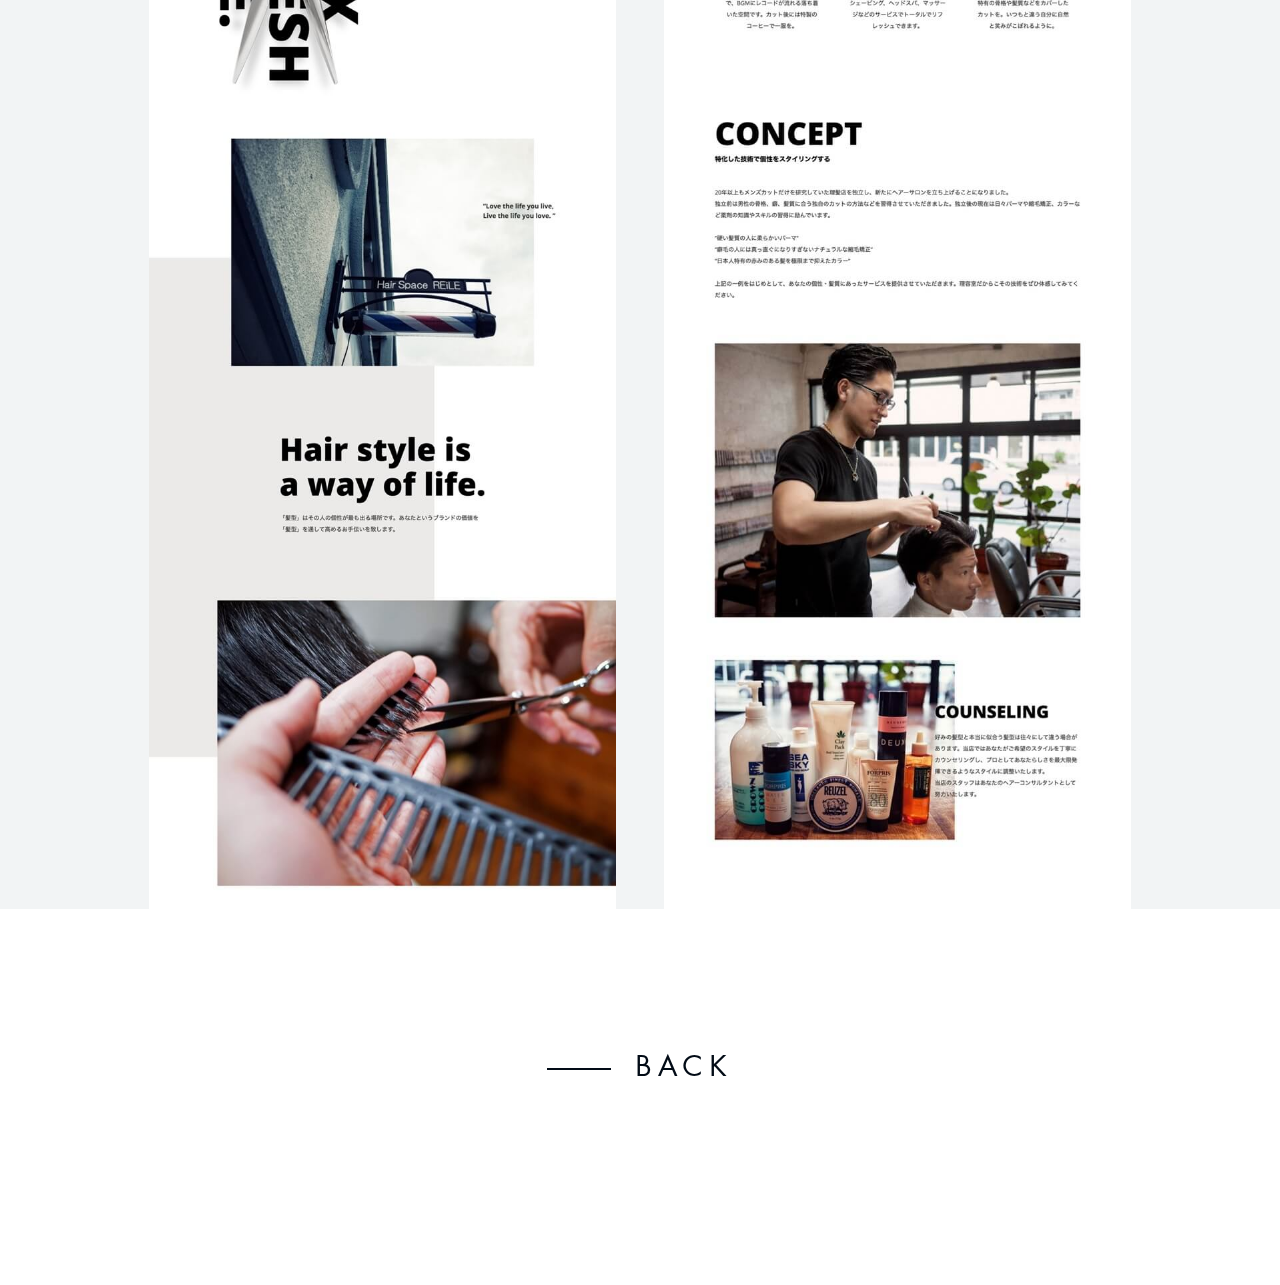
<file: reile.html>
<!DOCTYPE html>
<html lang="ja">
<head>
    <meta charset="UTF-8">
    <meta name="viewport" content="width=device-width, initial-scale=1.0">
    <meta http-equiv="X-UA-Compatible" content="ie=edge">
    <meta property="og:type" content="website">
    <meta property="og:description" content="MUHAMMAD YAHAYA GANA PORTFOLIO / Software Developer / Backend Developer">
    <meta property="og:image" content="../www.kuon.space/assets/img/404">
    <meta name="twitter:card" content="summary_large_image">
    <meta name="twitter:site" content="@Thetechguy44">
    <meta property="og:site_name" content="MUHAMMAD YAHAYA GANA PORTFOLIO">
    <meta property="og:locale" content="ja_JP">
    <link rel="stylesheet" href="assets/css/jquery.fullPage.css">
    <link rel="stylesheet" href="assets/css/common.css">
    <link rel="stylesheet" href="assets/css/all.css">
    <link rel="stylesheet" href="https://fonts.googleapis.com/css?family=Abril+Fatface">
    <link rel="shortcut icon" href="favicon.ico">
    <link rel="apple-touch-icon" href="apple-touch-icon.png">
    <link rel="stylesheet" href="awwwards.css">
    <meta property="og:url" content="https://kuon.space/reile.html">
    <meta property="og:title" content="Hair Space REILE | MUHAMMAD YAHAYA GANA PORTFOLIO">
    <title>Hair Space REILE | MUHAMMAD YAHAYA GANA PORTFOLIO</title><!-- Global site tag (gtag.js) - Google Analytics -->
    <script async src="https://www.googletagmanager.com/gtag/js?id=UA-115155070-1"></script>
    <script>window.dataLayer = window.dataLayer || [];function gtag(){dataLayer.push(arguments);}gtag('js', new Date());gtag('config', 'UA-115155070-1');</script>
  </head>
  <body>
    <header><a class="name" href="index.html">Muhammad Yahaya Gana</a>
      <div class="wrap">
        <div class="icons">
          <a href="https://www.instagram.com/thetechguy44/" target="_blank"><i class="fab fa-instagram"></i></a>
          <a href="https://x.com/Thetechguy44" target="_blank"><i class="fab fa-twitter"></i></a>
          <a href="https://linkedin.com/in/gana-yahaya" target="_blank"><i class="fab fa-linkedin"></i></a>
          <!-- <a href="https://dribbble.com/kuon_yagi" target="_blank"><i class="fab fa-dribbble"></i></a>
          <a href="https://www.wantedly.com/users/48483598" target="_blank">Wantedly</a></div> -->
        <div class="menuIcon js-menuBtn"></div>
      </div>
      <nav class="global-nav">
        <ul class="global-nav__list">
          <li><a href="index.html">HOME</a></li>
          <li><a href='reile.html'>WORKS</a></li>
          <li><a href='about.html'>ABOUT ME</a></li>
          <li><a class="js-contact" href="index.html#contact">CONTACT</a></li>
          <li class="global-nav__sns">
            <a href="https://www.instagram.com/thetechguy44/" target="_blank"><i class="fab fa-instagram"></i></a>
            <a href="https://x.com/Thetechguy44" target="_blank"><i class="fab fa-twitter"></i></a>
            <a href="https://linkedin.com/in/gana-yahaya" target="_blank"><i class="fab fa-linkedin"></i></a>
            <!-- <a href="https://dribbble.com/kuon_yagi" target="_blank"><i class="fab fa-dribbble"></i></a></li> -->
        </ul>
      </nav>
      <div class="curtain"></div>
      <div class="loader"></div>
    </header>
    <main id="barba-wrapper">
      <div class="barba-container" data-namespace="underlayer">
        <div class="page-top">
          <div class="page-top__inner"><a class="back-arrow" href="index.html#reile"><svg xmlns="http://www.w3.org/2000/svg" width="100%" height="34" viewBox="0 0 67 34"><g fill="none" fill-rule="evenodd" stroke="#FFF" stroke-linecap="round" transform="translate(2 1)"><path stroke-width="2" d="M0,15.5533333 L64,15.5533333"/><polyline stroke-width="2" points="15.556 0 0 15.556 15.556 31.111"/></g></svg></a>
            <p class="scrollDown">SCROLLDOWN</p>
            <div class="title">
              <h2 class="title__text">Hair Space<br>REILE</h2>
              <div class="border js-toRight"><span></span><span></span></div>
              <p class="title__lead">website</p>
              <div class="btn-wrap"><a class="btn" href="https://mens-reile.com/" target="_balnk">Visit site</a></div>
            </div>
            <div class="image image__reile"></div>
          </div>
        </div>
        <section class="wrapper">
          <div class="meta" data-emergence="hidden">
            <div class="meta__back"></div>
            <div class="content meta__text-wrap">
              <ul class="meta__text">
                <li>
                  <p class="small-title">ROLE</p>
                  <p>UI design / Coding</p>
                </li>
                <li>
                  <p class="small-title">DATE</p>
                  <p>OCT 2017</p>
                </li>
                <li>
                  <p class="small-title">OVERVIEW</p>
                  <p>沖縄県のメンズサロン Hair Space ReileのWebサイト構築を行いました。</p>
                </li>
              </ul>
            </div>
            <div class="content"><img src="assets/img/mockup.png" alt="Hair Space REILE"></div>
          </div>
          <div class="text">
            <p class="heading-num">01</p>
            <div class="text__wrap">
              <h2 class="heading">CONCEPT</h2>
              <p class="text__works">大学が近く学生が主なターゲットなので、よくある理髪店のような無機質な雰囲気ではなく、欧米感のあるスタイリッシュな雰囲気を心掛けました。キービジュアルには、普段使用している道具や整髪料を並べたものを撮影し、こだわり感や職人感も演出しつつも雑誌のような見栄えになるよう調整しました。メインカラーには店内の床の色を少し暗くしたものを使用し、店内と雰囲気の差異が無いように調整しています。</p>
            </div>
          </div>
          <div class="big-image"></div>
          <div class="text">
            <p class="heading-num">02</p>
            <div class="text__wrap">
              <h2 class="heading heading--left">DEVELOPMENT</h2>
              <p class="text__works">コーディングに関しては車輪の再発明はせず、シンプルなプラグインを活用しています。フェードインのスクロールアニメーションにはAOSを使用し、Instagramの投稿取得にはinstafeed.jsを使用しています。CMSにはWordpressを採用し、スマートフォンを使用してブログ更新を行うことができます。</p>
            </div>
          </div>
          <div class="kamp">
            <ul>
              <li><img src="assets/img/reile_top.jpg" alt="TOP"></li>
              <li><img src="assets/img/reile_about.jpg" alt="ABOUT"></li>
            </ul>
          </div>
          <div class="content content--mlarge back-btn-wrap"><a class="back-btn" href="index.html#reile">BACK</a></div>
        </section>
      </div>
    </main>
    <script src="assets/js/jquery.min.js"></script>
    <script src="assets/js/jquery.fullPage.js"></script>
    <script src="assets/js/anime.min.js"></script>
    <script src="assets/js/parallax.js"></script>
    <script src="assets/js/barba.min.js"></script>
    <script src="assets/js/common.min.js"></script>
  </body>
</html>
</file>
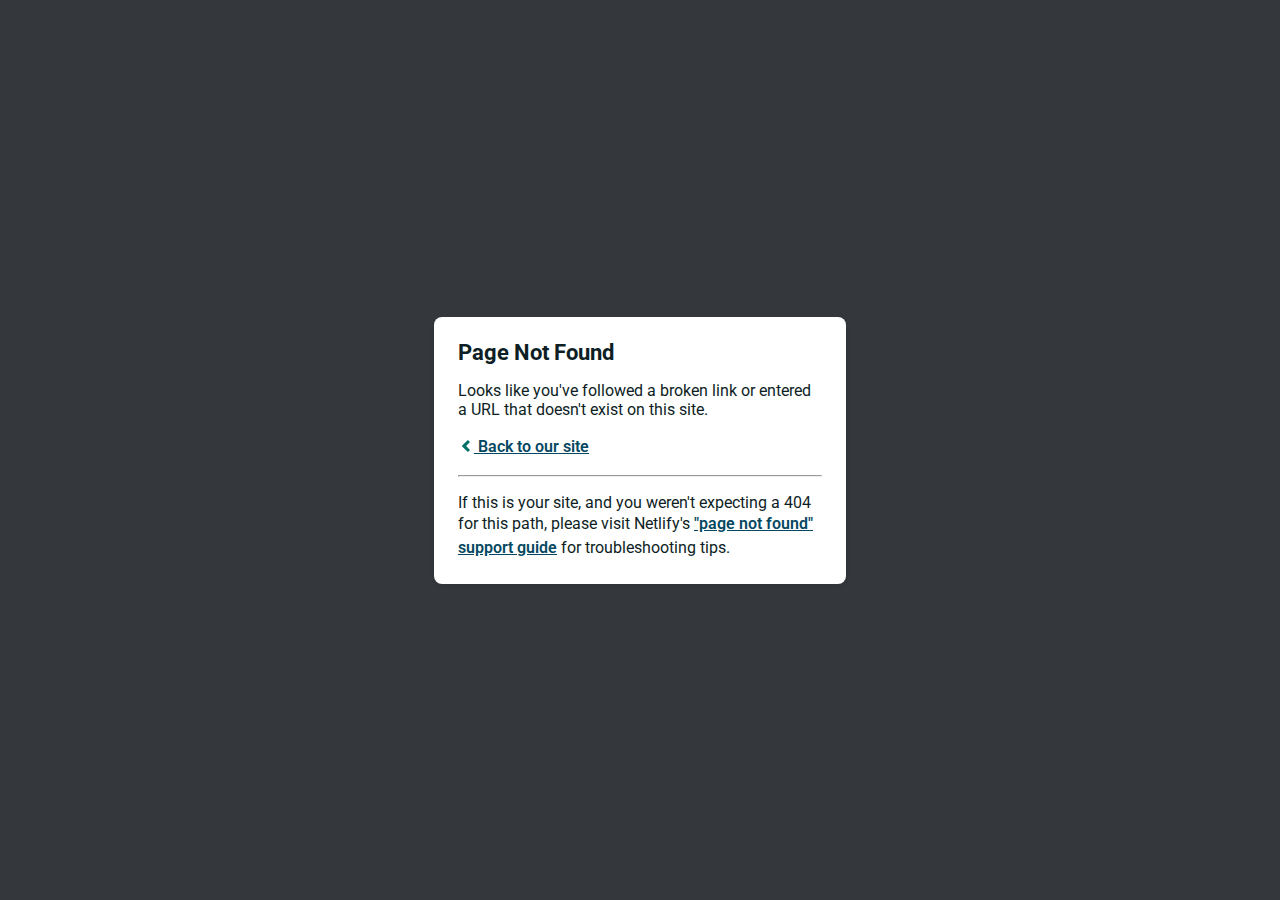
<file: ribbons/awwwards_honorable_black_left.html>
<!DOCTYPE html>
<html>
  <head>
    <meta charset="utf-8">
    <meta name="viewport" content="width=device-width, initial-scale=1.0, maximum-scale=1.0, user-scalable=no">

    <title>Page Not Found</title>
    <link href='https://fonts.googleapis.com/css?family=Roboto:400,700&subset=latin,latin-ext' rel='stylesheet' type='text/css'>
    <style>
    body {
      font-family: -apple-system, BlinkMacSystemFont, "Segoe UI", Roboto, Helvetica, Arial, sans-serif, "Apple Color Emoji", "Segoe UI Emoji", "Segoe UI Symbol";
      background: rgb(52, 56, 60);
      color: white;
      overflow: hidden;
      margin: 0;
      padding: 0;
    }

    h1 {
      margin: 0;
      font-size: 22px;
      line-height: 24px;
    }

    .main {
      position: relative;
      display: flex;
      flex-direction: column;
      align-items: center;
      justify-content: center;
      height: 100vh;
      width: 100vw;
    }

    .card {
      position: relative;
      display: flex;
      flex-direction: column;
      width: 75%;
      max-width: 364px;
      padding: 24px;
      background: white;
      color: rgb(14, 30, 37);
      border-radius: 8px;
      box-shadow: 0 2px 4px 0 rgba(14, 30, 37, .16);
    }

    a {
      margin: 0;
      font-weight: 600;
      line-height: 24px;
      color: #054861;
    }

    a svg {
      position: relative;
      top: 2px;
    }

    a:hover,
    a:focus {
      text-decoration: none;
    }

    a:hover svg path{
      fill: #007067;
    }

    p:last-of-type {
      margin-bottom: 0;
    }

    </style>
  </head>
  <body>
    <div class="main">
      <div class="card">
        <div class="header">
          <h1>Page Not Found</h1>
        </div>
        <div class="body">
          <p>Looks like you've followed a broken link or entered a URL that doesn't exist on this site.</p>
          <p>
            <a id="back-link" href="/">
              <svg xmlns="http://www.w3.org/2000/svg" width="16" height="16" viewBox="0 0 16 16">
                <path fill="#007067" d="M11.9998836,4.09370803 L8.55809517,7.43294953 C8.23531459,7.74611298 8.23531459,8.25388736 8.55809517,8.56693769 L12,11.9062921 L9.84187871,14 L4.24208544,8.56693751 C3.91930485,8.25388719 3.91930485,7.74611281 4.24208544,7.43294936 L9.84199531,2 L11.9998836,4.09370803 Z"/>
              </svg>
              Back to our site
             </a>
          </p>
          <hr><p>If this is your site, and you weren't expecting a 404 for this path, please visit Netlify's <a href="https://answers.netlify.com/t/support-guide-i-ve-deployed-my-site-but-i-still-see-page-not-found/125?utm_source=404page&utm_campaign=community_tracking">"page not found" support guide</a> for troubleshooting tips.
          </p>
        </div>
      </div>
    </div>
    <script>
      (function() {
        if (document.referrer && document.location.host && document.referrer.match(new RegExp("^https?://" + document.location.host))) {
          document.getElementById("back-link").setAttribute("href", document.referrer);
        }
      })();
    </script>
  </body>
</html>
</file>
<file: assets/css/common.css>
@charset "UTF-8";
a,abbr,acronym,address,applet,article,aside,audio,b,big,blockquote,body,canvas,caption,center,cite,code,dd,del,details,dfn,div,dl,dt,em,embed,fieldset,figcaption,figure,footer,form,h1,h2,h3,h4,h5,h6,header,hgroup,html,i,iframe,img,ins,kbd,label,legend,li,mark,menu,nav,object,ol,output,p,pre,q,ruby,s,samp,section,small,span,strike,strong,sub,summary,sup,table,tbody,td,tfoot,th,thead,time,tr,tt,u,ul,var,video{
    margin:0;
    padding:0;
    border:0;
    font-size:100%;
    font:inherit;
    vertical-align:baseline
}
article,aside,details,figcaption,figure,footer,header,hgroup,menu,nav,section{
    display:block
}
body{
    line-height:1
}
ol,ul{
    list-style:none
}
blockquote,q{
    quotes:none
}
blockquote:after,blockquote:before,q:after,q:before{
    content:'';
    content:none
}
table{
    border-collapse:collapse;
    border-spacing:0
}
@font-face{
    font-family:"futura_m";
    src:url(../font/Futura-Med.eot) format("eot"), url(../font/Futura-Med.woff) format("woff")
}
@font-face{
    font-family:"futura_r";
    src:url(../font/Futura-Boo.eot) format("eot"), url(../font/Futura-Boo.woff) format("woff")
}
@font-face{
    font-family:"futura_b";
    src:url(../font/Futura-Bol.eot) format("eot"), url(../font/Futura-Bol.woff) format("woff")
}
@font-face{
    font-family:"futura_de";
    src:url(../font/Futura-Dem.eot) format("eot"), url(../font/Futura-Dem.woff) format("woff")
}
html{
    font-size:62.5%;
    -webkit-box-sizing:border-box;
    box-sizing:border-box;
    overflow-x:hidden
}
@media screen and (max-width:420px){
    html{
        font-size:3.125vw
    }
}
*,:after,:before{
    -webkit-box-sizing:border-box;
    box-sizing:border-box
}
body{
    font-family:'futura_r','Helvetica Neue','Helvetica','Arial','Avenir','Hiragino Sans',游ゴシック体, 'Yu Gothic', YuGothic,'ヒラギノ角ゴシック','メイリオ', Meiryo,'ＭＳ Ｐゴシック','MS PGothic', sans-serif;
    font-size:1.6rem;
    -webkit-text-size-adjust:100%;
    -moz-text-size-adjust:100%;
    -ms-text-size-adjust:100%;
    text-size-adjust:100%;
    color:#828c96;
    overflow-x:hidden
}
@media screen and (max-width:420px){
    body{
        font-size:1.2rem
    }
}
textarea{
    font-family:'futura_r','Helvetica Neue','Helvetica','Arial','Avenir','Hiragino Sans',游ゴシック体, 'Yu Gothic', YuGothic,'ヒラギノ角ゴシック','メイリオ', Meiryo,'ＭＳ Ｐゴシック','MS PGothic', sans-serif
}
h1,h2,h3,h4,h5,h6{
    line-height:1.2
}
p{
    line-height:2;
    word-wrap:break-word;
    white-space:normal
}
dd,dt,li,pre,td,th{
    line-height:1.5
}
li{
    list-style-type:none
}
table{
    table-layout:fixed;
    border-collapse:separate;
    border-spacing:0;
    empty-cells:show;
    font:100%;
    font-size:inherit;
    word-wrap:break-word;
    word-break:break-all
}
a{
    color:#072142;
    text-decoration:none
}
a:hover{
    text-decoration:none
}
.clearfix:after{
    content:"";
    display:block;
    clear:both
}
.clearfix{
    overflow:hidden;
    zoom:1
}
img{
    max-width:100%;
    height:auto;
    vertical-align:middle;
    width:100%
}
.title{
    color:#fff;
    position:absolute;
    overflow:hidden;
    top:50%;
    -webkit-transform:translate3d(0, -50%, 0);
    transform:translate3d(0, -50%, 0);
    z-index:200;
    margin-left:11%
}
@media screen and (max-width:800px){
    .title{
        margin-left:40px
    }
}
@media screen and (max-width:420px){
    .title{
        width:87.5%;
        margin:0 6.25%;
        top:auto;
        -webkit-transform:translate3d(0, 0, 0);
        transform:translate3d(0, 0, 0);
        bottom:8rem
    }
}
@media screen and (max-width:420px){
    .title--top{
        margin:0 13%
    }
}
.title__text{
    font-size:5rem;
    line-height:1;
    letter-spacing:0.1em;
    margin-bottom:1.6rem;
    font-family:"futura_m";
    font-weight:normal;
    text-shadow:0 10px 30px rgba(2, 11, 22, 0.5)
}
@media screen and (max-width:800px){
    .title__text{
        font-size:2.5rem
    }
}
@media screen and (max-width:420px){
    .title__text{
        font-size:3.8rem;
        margin-bottom:0.8rem;
        text-shadow:0 3px 10px rgba(2, 11, 22, 0.5)
    }
}
@media screen and (max-width:420px){
    .title__text--top{
        font-size:5.4rem;
        text-shadow:0 10px 30px rgba(2, 11, 22, 0.5);
        margin-bottom:0.1rem
    }
}
.title .border{
    display:inline-block;
    margin-bottom:3.2rem
}
@media screen and (max-width:420px){
    .title .border{
        margin-bottom:0.8rem
    }
}
.title .border span{
    display:block;
    width:88px;
    height:4px;
    border-radius:5px;
    background:#ff4d5a
}
.title .border span:first-child{
    margin-bottom:1.4rem
}
@media screen and (max-width:420px){
    .title .border span:first-child{
        margin-bottom:0.7rem
    }
}
@media screen and (max-width:800px){
    .title .border span{
        width:70px
    }
}
@media screen and (max-width:420px){
    .title .border span{
        width:44px;
        height:2px
    }
}
.title .border span:last-child{
    margin-left:54px
}
@media screen and (max-width:800px){
    .title .border span:last-child{
        margin-left:43px
    }
}
@media screen and (max-width:420px){
    .title .border span:last-child{
        margin-left:27px
    }
}
.title__lead{
    color:#fff;
    font-size:2.8rem;
    line-height:1.5;
    letter-spacing:0.1em
}
@media screen and (max-width:800px){
    .title__lead{
        font-size:2.4rem;
        line-height:1.4
    }
}
@media screen and (max-width:420px){
    .title__lead{
        font-size:1.2rem
    }
}
.title li{
    margin-bottom:1.6rem
}
@media screen and (max-width:420px){
    .title li{
        margin-bottom:0.8rem;
        line-height:1.1
    }
}
.title li:last-child{
    margin-bottom:0
}
.title li:last-child a{
    margin-right:3.2rem
}
@media screen and (max-width:420px){
    .title li:last-child a{
        margin-right:1.6rem
    }
}
.title li:last-child a:last-child{
    margin-right:0
}
.title li a{
    color:#fff;
    font-size:2.8rem;
    line-height:1.5;
    letter-spacing:0.1em;
    -webkit-transition:0.3s;
    -o-transition:0.3s;
    transition:0.3s
}
@media screen and (max-width:800px){
    .title li a{
        font-size:2.4rem;
        line-height:1.4
    }
}
@media screen and (max-width:420px){
    .title li a{
        font-size:1.2rem
    }
}
.title li a:hover{
    opacity:0.5
}
.btn{
    display:inline-block;
    font-size:1.8rem;
    color:#fff;
    background:#ff4d5a;
    line-height:1;
    font-weight:bold;
    padding:18px 32px;
    border-radius:50px;
    -webkit-transition:.3s;
    -o-transition:.3s;
    transition:.3s;
    letter-spacing:0.1em
}
@media screen and (max-width:800px){
    .btn{
        font-size:1.8rem;
        padding:13px 24px
    }
}
@media screen and (max-width:420px){
    .btn{
        font-size:1.2rem
    }
}
.btn:hover{
    -webkit-transform:translate3d(0, -5%, 0);
    transform:translate3d(0, -5%, 0);
    opacity:1
}
.btn-wrap{
    margin-top:3.2rem
}
@media screen and (max-width:800px){
    .btn-wrap{
        margin-top:1.6rem
    }
}
@media screen and (max-width:420px){
    .btn-wrap{
        text-align:center;
        margin-top:0.8rem
    }
}
.scrollDown{
    position:fixed;
    font-size:1.4rem;
    bottom:80px;
    left:40px;
    line-height:1;
    letter-spacing:0.3em;
    -webkit-writing-mode:vertical-rl;
    -ms-writing-mode:tb-rl;
    writing-mode:vertical-rl;
    color:#fff;
    z-index:100
}
.scrollDown:after{
    content:"";
    width:2px;
    height:64px;
    background:#fff;
    position:absolute;
    left:0;
    right:0;
    margin:auto;
    bottom:-80px
}
@media screen and (max-width:420px){
    .scrollDown:after{
        height:32px;
        bottom:-40px
    }
}
@media screen and (max-width:420px){
    .scrollDown{
        left:auto;
        right:6.25%;
        font-size:1rem;
        bottom:40px
    }
}
.content{
    max-width:1200px;
    width:100%;
    margin:auto
}
.content--mlarge{
    margin-top:14.4rem
}
@media screen and (max-width:800px){
    .content--mlarge{
        margin-top:7.2rem
    }
}
@media screen and (max-width:420px){
    .content--mlarge{
        margin-top:4rem
    }
}
@media screen and (max-width:1250px){
    .content{
        padding:0 10%
    }
}
.heading{
    font-size:4rem;
    color:#072142;
    letter-spacing:0.2em;
    font-family:"futura_m";
    margin-right:3.2rem;
    padding-top:1.2rem
}
.heading--top{
    padding-top:0
}
@media screen and (max-width:420px){
    .heading--left{
        margin-left:auto
    }
}
@media screen and (max-width:800px){
    .heading{
        padding-top:0;
        margin-right:0
    }
}
@media screen and (max-width:420px){
    .heading{
        font-size:2.4rem;
        padding-top:0.2rem
    }
}
.heading-num{
    font-size:4rem;
    color:#ff4d5a;
    position:relative;
    padding-left:6.2rem;
    padding-right:3.2rem;
    font-family:"Abril Fatface";
    line-height:1.1
}
.heading-num:after{
    content:"";
    width:4.8rem;
    height:2px;
    background:#020b16;
    position:absolute;
    top:0;
    bottom:0;
    left:0;
    margin:auto
}
@media screen and (max-width:420px){
    .heading-num:after{
        width:2.4rem
    }
}
@media screen and (max-width:420px){
    .heading-num{
        padding-left:3.2rem;
        font-size:2.4rem
    }
}
.sub-title{
    font-size:3.2rem;
    margin-bottom:1.6rem;
    color:#072142;
    text-align:center;
    letter-spacing:0.2em;
    line-height:1.2;
    font-family:"futura_de";
    word-break:break-all
}
@media screen and (max-width:420px){
    .sub-title{
        font-size:1.6rem;
        margin-bottom:0.8rem
    }
}
.small-title{
    font-size:2.4rem;
    color:#072142;
    letter-spacing:0.2em;
    line-height:1.2;
    font-family:"futura_de"
}
@media screen and (max-width:420px){
    .small-title{
        font-size:2.1rem
    }
}
@media screen and (max-width:420px){
    .small-title--skill{
        font-size:1.2rem
    }
}
.wrapper{
    margin-bottom:20rem;
    position:relative;
    z-index:200
}
@media screen and (max-width:420px){
    .wrapper{
        margin-bottom:12rem
    }
}
.back-arrow{
    position:fixed;
    top:120px;
    left:40px;
    display:block;
    width:64px;
    -webkit-transition:.5s;
    -o-transition:.5s;
    transition:.5s;
    overflow:hidden;
    color:#fff;
    z-index:300
}
@media screen and (max-width:420px){
    .back-arrow{
        width:32px;
        top:60px;
        left:6.25%
    }
}
.back-arrow:hover{
    -webkit-transform:translate3d(-15%, 0, 0);
    transform:translate3d(-15%, 0, 0)
}
.back-arrow g{
    stroke:currentColor
}
.back-arrow.js-color{
    color:#020b16
}
.page-top{
    width:100%;
    height:100vh;
    position:relative;
    color:#fff;
    background:#020b16
}
@media screen and (max-width:420px){
    .page-top{
        display:block
    }
}
.page-top__inner{
    width:100%;
    height:100%;
    display:-webkit-box;
    display:-ms-flexbox;
    display:flex;
    -webkit-box-align:center;
    -ms-flex-align:center;
    align-items:center
}
@media screen and (max-width:420px){
    .page-top__inner{
        display:block;
        max-height:761px;
        position:relative
    }
}
.page-top .image{
    position:relative;
    width:60.677%;
    height:100vh;
    margin:0 0 0 auto;
    -webkit-box-shadow:none;
    box-shadow:none
}
@media screen and (max-width:420px){
    .page-top .image{
        width:100%;
        height:65.492%;
        top:auto
    }
}
.page-top .image__reile{
    background:url(../img/reile.jpg) no-repeat center;
    background-size:cover
}
.page-top .image__about{
    background:url(../img/about.jpg) no-repeat center;
    background-size:cover
}
.text{
    position:relative;
    display:-webkit-box;
    display:-ms-flexbox;
    display:flex;
    -webkit-box-align:center;
    -ms-flex-align:center;
    align-items:center;
    padding-left:138px;
    margin-top:14.4rem
}
@media screen and (max-width:800px){
    .text{
        -webkit-box-align:start;
        -ms-flex-align:start;
        align-items:flex-start;
        padding-left:0
    }
}
@media screen and (max-width:420px){
    .text{
        margin-top:7.2rem
    }
}
.text--top{
    -webkit-box-align:start;
    -ms-flex-align:start;
    align-items:flex-start
}
.text .heading-num{
    position:absolute;
    left:0
}
.text__wrap{
    display:-webkit-box;
    display:-ms-flexbox;
    display:flex;
    -webkit-box-pack:justify;
    -ms-flex-pack:justify;
    justify-content:space-between;
    -webkit-box-align:center;
    -ms-flex-align:center;
    align-items:center;
    padding-right:10%;
    -webkit-box-sizing:content-box;
    box-sizing:content-box;
    max-width:1200px;
    width:100%;
    margin:auto
}
.text__wrap--top{
    -webkit-box-align:start;
    -ms-flex-align:start;
    align-items:flex-start
}
@media screen and (max-width:800px){
    .text__wrap--top{
        -webkit-box-align:center;
        -ms-flex-align:center;
        align-items:center
    }
}
@media screen and (max-width:800px){
    .text__wrap{
        -webkit-box-orient:vertical;
        -webkit-box-direction:normal;
        -ms-flex-direction:column;
        flex-direction:column;
        padding-left:10%
    }
}
.text__works{
    width:65.5%
}
@media screen and (max-width:800px){
    .text__works{
        width:100%;
        margin-top:7.2rem
    }
}
@media screen and (max-width:420px){
    .text__works{
        margin-top:4rem
    }
}
.container{
    margin-top:20rem
}
@media screen and (max-width:420px){
    .container{
        margin-top:12rem
    }
}
.curtain{
    position:fixed;
    top:0;
    left:0;
    width:100%;
    height:100vh;
    background:#020b16;
    z-index:99999;
    -webkit-transform:translate3d(0, 100%, 0);
    transform:translate3d(0, 100%, 0)
}
.loader{
    position:fixed;
    width:100%;
    height:100%;
    background:#020b16;
    top:0;
    left:0
}
.loader.js-hidden{
    display:none
}
header{
    position:fixed;
    top:0;
    left:0;
    width:100%;
    padding:40px 40px 0;
    color:#fff;
    display:-webkit-box;
    display:-ms-flexbox;
    display:flex;
    -webkit-box-pack:justify;
    -ms-flex-pack:justify;
    justify-content:space-between;
    z-index:1000
}
@media screen and (max-width:420px){
    header{
        padding:20px 6.25%
    }
}
header.js-color a{
    color:#020b16
}
header.js-color .menuIcon:after,header.js-color .menuIcon:before{
    background:#020b16
}
header a{
    color:#fff;
    -webkit-transition:0.3s;
    -o-transition:0.3s;
    transition:0.3s
}
header a:hover{
    opacity:0.5
}
header .name{
    font-size:2.4rem;
    letter-spacing:0.1em;
    position:relative;
    z-index:1000
}
@media screen and (max-width:420px){
    header .name{
        font-size:1.6rem
    }
}
header .wrap{
    display:-webkit-box;
    display:-ms-flexbox;
    display:flex;
    position:relative
}
header .icons{
    display:-webkit-box;
    display:-ms-flexbox;
    display:flex;
    margin-right:6.4rem
}
@media screen and (max-width:420px){
    header .icons{
        display:none
    }
}
header .icons a{
    display:block;
    margin-right:3.2rem;
    font-size:2.4rem;
    letter-spacing:0.1em
}
header .icons a:last-child{
    margin-right:0
}
header .menuIcon{
    position:relative;
    width:50px;
    height:22px;
    cursor:pointer
}
@media screen and (max-width:420px){
    header .menuIcon{
        width:25px;
        height:15px
    }
}
header .menuIcon:after,header .menuIcon:before{
    content:"";
    width:100%;
    height:3px;
    background:#fff;
    position:absolute;
    right:0;
    -webkit-transition:0.4s cubic-bezier(0.785, 0.135, 0.15, 0.86);
    -o-transition:0.4s cubic-bezier(0.785, 0.135, 0.15, 0.86);
    transition:0.4s cubic-bezier(0.785, 0.135, 0.15, 0.86)
}
header .menuIcon:after{
    top:0
}
header .menuIcon:before{
    bottom:0
}
header .menuIcon.js-menuOpen:after{
    top:50%;
    -webkit-transform:rotate(45deg) translate3d(0, -50%, 0);
    transform:rotate(45deg) translate3d(0, -50%, 0)
}
header .menuIcon.js-menuOpen:before{
    bottom:50%;
    -webkit-transform:rotate(-45deg) translate3d(0, 50%, 0);
    transform:rotate(-45deg) translate3d(0, 50%, 0)
}
header .global-nav{
    background-image:-webkit-gradient(linear, left top, right top, from(#072142), color-stop(42%, #8c2b7a), to(#ff4d5a));
    background-image:-webkit-linear-gradient(left, #072142, #8c2b7a 42%, #ff4d5a);
    background-image:-o-linear-gradient(left, #072142, #8c2b7a 42%, #ff4d5a);
    background-image:linear-gradient(to right, #072142, #8c2b7a 42%, #ff4d5a);
    width:100%;
    height:100vh;
    position:fixed;
    top:0;
    left:0;
    display:-webkit-box;
    display:-ms-flexbox;
    display:flex;
    -webkit-box-pack:center;
    -ms-flex-pack:center;
    justify-content:center;
    -webkit-box-align:center;
    -ms-flex-align:center;
    align-items:center;
    -webkit-transition:0.4s cubic-bezier(0.785, 0.135, 0.15, 0.86);
    -o-transition:0.4s cubic-bezier(0.785, 0.135, 0.15, 0.86);
    transition:0.4s cubic-bezier(0.785, 0.135, 0.15, 0.86);
    -webkit-transform:translate3d(0, -100%, 0);
    transform:translate3d(0, -100%, 0);
    z-index:-100
}
header .global-nav.js-open{
    -webkit-transform:translate3d(0, 0, 0);
    transform:translate3d(0, 0, 0)
}
header .global-nav.js-open a{
    -webkit-transform:translate3d(0, 0, 0);
    transform:translate3d(0, 0, 0)
}
header .global-nav__list{
    text-align:center
}
header .global-nav__list li{
    margin-top: 2.5rem;
    position:relative;
    padding:0 153px;
    overflow:hidden
}
header .global-nav__list li:first-child{
    margin-top:0
}
@media screen and (max-width:420px){
    header .global-nav__list li{
        padding:0;
        margin-top:3.2rem
    }
}
header .global-nav__list a{
    display:inline-block;
    color:#fff;
    font-size:5rem;
    line-height:1;
    letter-spacing:0.1em;
    font-family:"futura_m";
    font-weight:normal;
    text-shadow:0 10px 30px rgba(2, 11, 22, 0.2);
    -webkit-transform:translate3d(0, 100%, 0);
    transform:translate3d(0, 100%, 0);
    -webkit-transition:0.4s cubic-bezier(0.785, 0.135, 0.15, 0.86) 0.3s;
    -o-transition:0.4s cubic-bezier(0.785, 0.135, 0.15, 0.86) 0.3s;
    transition:0.4s cubic-bezier(0.785, 0.135, 0.15, 0.86) 0.3s
}
@media screen and (max-width:800px){
    header .global-nav__list a{
        font-size:7.6rem
    }
}
@media screen and (max-width:420px){
    header .global-nav__list a{
        font-size:3.8rem;
        text-shadow:0 3px 20px rgba(2, 11, 22, 0.2)
    }
}
header .global-nav__list a:after{
    content:"";
    width:0;
    height:10px;
    background:#fff;
    position:absolute;
    left:0;
    top:40%;
    -webkit-box-shadow:0 10px 30px rgba(2, 11, 22, 0.2);
    box-shadow:0 10px 30px rgba(2, 11, 22, 0.2);
    -webkit-transition:0.3s cubic-bezier(0.77, 0, 0.175, 1);
    -o-transition:0.3s cubic-bezier(0.77, 0, 0.175, 1);
    transition:0.3s cubic-bezier(0.77, 0, 0.175, 1)
}
@media screen and (max-width:800px){
    header .global-nav__list a:after{
        display:none
    }
}
header .global-nav__list a:hover{
    opacity:1
}
header .global-nav__list a:hover:after{
    width:100%
}
header .global-nav__sns{
    display:none
}
@media screen and (max-width:420px){
    header .global-nav__sns{
        display:block
    }
}
header .global-nav__sns a{
    font-size:1.8rem;
    margin-right:2.4rem;
    -webkit-transform:translate3d(0, 150%, 0);
    transform:translate3d(0, 150%, 0)
}
header .global-nav__sns a:last-child{
    margin-right:0
}
.background{
    width:100%;
    height:100vh;
    overflow:hidden
}
.sky-color{
    position:fixed;
    width:100%;
    height:100vh;
    top:0;
    left:0;
    background-image:-webkit-gradient(linear, left top, left bottom, from(#072142), color-stop(#061c37), color-stop(#07182b), color-stop(#061220), to(#020b16));
    background-image:-webkit-linear-gradient(top, #072142, #061c37, #07182b, #061220, #020b16);
    background-image:-o-linear-gradient(top, #072142, #061c37, #07182b, #061220, #020b16);
    background-image:linear-gradient(to bottom, #072142, #061c37, #07182b, #061220, #020b16);
    z-index:-200
}
.fullpage__slide{
    width:100%;
    height:100vh;
    display:-webkit-box;
    display:-ms-flexbox;
    display:flex;
    -webkit-box-align:center;
    -ms-flex-align:center;
    align-items:center;
    position:relative;
    color:#fff
}
@media screen and (max-width:420px){
    .fullpage__slide{
        display:block;
        height:100%;
        position:absolute;
        top:0;
        left:0;
        max-height:761px
    }
}
@media screen and (max-width:420px){
    .fp-section-1 .fullpage__slide{
        height:100%;
        position:absolute;
        top:0;
        left:0;
        bottom:0;
        margin:auto;
        max-height:667px
    }
}
#fp-nav{
    margin:0;
    -webkit-transform:translate3d(0, -50%, 0);
    transform:translate3d(0, -50%, 0);
    width:40px;
    left:40px;
    overflow:hidden
}
@media screen and (max-width:1250px){
    #fp-nav{
        width:auto;
        top:auto;
        left:50%;
        bottom:32px;
        -webkit-transform:translate3d(-50%, 0, 0);
        transform:translate3d(-50%, 0, 0)
    }
}
@media screen and (max-width:420px){
    #fp-nav{
        bottom:20px
    }
}
@media screen and (max-width:1250px){
    #fp-nav ul{
        display:-webkit-box;
        display:-ms-flexbox;
        display:flex;
        -webkit-box-align:end;
        -ms-flex-align:end;
        align-items:flex-end
    }
}
#fp-nav ul li{
    height:3px;
    margin:0 0 40px
}
@media screen and (max-width:1250px){
    #fp-nav ul li{
        height:auto;
        margin:0 28px
    }
}
@media screen and (max-width:420px){
    #fp-nav ul li{
        margin:0 12px
    }
}
#fp-nav ul li a{
    width:24px;
    height:100%;
    background:#fff;
    -webkit-transition:.3s;
    -o-transition:.3s;
    transition:.3s
}
#fp-nav ul li a span{
    display:none
}
@media screen and (max-width:1250px){
    #fp-nav ul li a{
        width:3px;
        height:24px
    }
}
@media screen and (max-width:420px){
    #fp-nav ul li a{
        width:2px;
        height:16px
    }
}
#fp-nav ul li:last-child{
    margin-bottom:0
}
#fp-nav ul li .active{
    width:40px
}
@media screen and (max-width:1250px){
    #fp-nav ul li .active{
        width:3px;
        height:40px
    }
}
@media screen and (max-width:420px){
    #fp-nav ul li .active{
        width:2px;
        height:32px
    }
}
.moon{
    position:absolute;
    top:0;
    bottom:0;
    left:29.427%;
    margin:auto;
    height:1385px;
    width:1385px;
    display:-webkit-box;
    display:-ms-flexbox;
    display:flex;
    -webkit-box-align:center;
    -ms-flex-align:center;
    align-items:center;
    -webkit-box-pack:center;
    -ms-flex-pack:center;
    justify-content:center
}
@media screen and (max-width:800px){
    .moon{
        width:100vw;
        height:100vw;
        left:23%
    }
}
@media screen and (max-width:420px){
    .moon{
        width:165vw;
        height:165vw;
        left:50%;
        top:-10rem;
        bottom:auto;
        -webkit-transform:translate3d(-50%, 0, 0);
        transform:translate3d(-50%, 0, 0)
    }
}
.moon__back{
    z-index:-100
}
.moon__front{
    z-index:200
}
.moon__text{
    font-size:6.4rem;
    letter-spacing:0.1em;
    text-shadow:0 10px 15px rgba(2, 11, 22, 0.2);
    color:#ff4d5a;
    font-family:"futura_b"
}
@media screen and (max-width:800px){
    .moon__text{
        font-size:3.2rem
    }
}
@media screen and (max-width:420px){
    .moon__text{
        font-size:2.4rem;
        text-shadow:0 4px 6px rgba(2, 11, 22, 0.2)
    }
}
.moon__text-wrap{
    position:absolute;
    left:-15.5963%;
    top:50%;
    -webkit-transform:translate3d(0, -50%, 0);
    transform:translate3d(0, -50%, 0)
}
.moon__img{
    position:relative;
    width:39.350180505%;
    height:39.350180505%
}
.cloud{
    position:absolute
}
.cloud--front1{
    top:20.55045%;
    right:-49.357798%;
    width:88.44%
}
.cloud--front2{
    bottom:-18.53211%;
    right:-28.6238532%;
    width:87.155%
}
.cloud--front3{
    bottom:-5.137614678%;
    left:-49.357798%;
    width:87.155%
}
.cloud--back1{
    top:-22.38532%;
    right:-7.706422%;
    width:69.724%
}
.cloud--back2{
    top:-5.504587%;
    left:-38.715596%;
    width:87.155%
}
.image{
    display:block;
    position:relative;
    width:53.125%;
    height:74.81%;
    margin:0 8% 0 auto;
    -webkit-box-shadow:0 80px 140px -40px rgba(0, 0, 0, 0.6);
    box-shadow:0 80px 140px -40px rgba(0, 0, 0, 0.6)
}
@media screen and (max-width:800px){
    .image{
        margin-right:40px
    }
}
@media screen and (max-width:420px){
    .image{
        width:80%;
        height:55.633%;
        margin:0 10%;
        top:9.859%
    }
}
.image__over{
    width:100%;
    height:100%;
    overflow:hidden;
    position:relative
}
.image__cover{
    position:absolute;
    width:100%;
    height:100%;
    top:0;
    right:0;
    background:#ff4d5a;
    -webkit-transform:translate3d(100%, 0, 0);
    transform:translate3d(100%, 0, 0)
}
.image__cover:last-child{
    background:#072142
}
.image--works{
    background:url(../img/reile.jpg) no-repeat center;
    background-size:cover
}
.image--about{
    background:url(../img/about.jpg) no-repeat center;
    background-size:cover
}
.image--contact{
    background:url(../img/contact.jpg) no-repeat center;
    background-size:cover
}
.image .page-num{
    position:absolute;
    overflow-y:hidden;
    right:-7.5490%;
    bottom:12.3762%;
    font-size:15rem;
    color:#fff;
    font-family:"Abril Fatface";
    z-index:200
}
@media screen and (max-width:800px){
    .image .page-num{
        font-size:7.5rem;
        right:-5%
    }
}
@media screen and (max-width:420px){
    .image .page-num{
        display:none
    }
}
.image .page-num p{
    line-height:1.1;
    text-shadow:0 10px 30px rgba(2, 11, 22, 0.5)
}
@media screen and (max-width:420px){
    .image .page-num p{
        text-shadow:0 3px 10px rgba(2, 11, 22, 0.5)
    }
}
.moonlight{
    position:absolute;
    top:0;
    bottom:0;
    left:29.427%;
    margin:auto;
    height:1385px;
    width:1385px;
    z-index:-100
}
@media screen and (max-width:800px){
    .moonlight{
        width:100vw;
        height:100vw;
        left:23%
    }
}
@media screen and (max-width:420px){
    .moonlight{
        width:165vw;
        height:165vw;
        left:50%;
        top:-10rem;
        bottom:auto;
        -webkit-transform:translate3d(-50%, 0, 0);
        transform:translate3d(-50%, 0, 0)
    }
}
.moonlight__wrap{
    width:100%;
    height:100%
}
.moonlight__img{
    background:url(../img/moonlight.svg) no-repeat;
    background-size:100%
}
.moon-background{
    position:fixed;
    top:0;
    left:0;
    width:100%;
    height:100vh;
    z-index:-100
}
@media screen and (max-width:420px){
    .moon-background{
        height:100%;
        bottom:0;
        margin:auto;
        max-height:667px
    }
}
.star{
    width:1300px;
    height:100vh;
    position:fixed;
    top:0;
    left:29.427%;
    z-index:-100
}
@media screen and (max-width:800px){
    .star{
        width:100vw;
        left:23%
    }
}
@media screen and (max-width:420px){
    .star{
        left:0
    }
}
.star__img{
    width:100%;
    height:100%;
    display:-webkit-box;
    display:-ms-flexbox;
    display:flex;
    -webkit-box-align:center;
    -ms-flex-align:center;
    align-items:center
}
@media screen and (max-width:420px){
    .star__img{
        display:block
    }
}
@media screen and (max-width:420px){
    .star__img img{
        -webkit-transform:translate3d(0%, 39%, 0) scale(1.5);
        transform:translate3d(0%, 39%, 0) scale(1.5)
    }
}
.layer{
    width:100%;
    height:100%
}
.fp-tableCell{
    position:relative
}
.meta{
    padding-top:7.2rem;
    position:relative
}
.meta__back{
    width:100%;
    height:70rem;
    background:#f2f4f5;
    position:absolute;
    top:0;
    left:0;
    z-index:-100
}
@media screen and (max-width:800px){
    .meta__back{
        height:54rem
    }
}
@media screen and (max-width:420px){
    .meta__back{
        height:45rem
    }
}
.meta__text-wrap{
    padding:0 8.58333% 0
}
@media screen and (max-width:420px){
    .meta__text-wrap{
        padding:0 7.5% 0
    }
}
.meta__text{
    display:-webkit-box;
    display:-ms-flexbox;
    display:flex;
    margin-bottom:7.2rem
}
@media screen and (max-width:420px){
    .meta__text{
        -webkit-box-orient:vertical;
        -webkit-box-direction:normal;
        -ms-flex-direction:column;
        flex-direction:column
    }
}
.meta__text li{
    margin-right:6.4rem
}
@media screen and (max-width:420px){
    .meta__text li{
        margin-right:0;
        margin-bottom:1.6rem
    }
}
.meta__text li:last-child{
    margin-right:0
}
@media screen and (max-width:420px){
    .meta__text li:last-child{
        margin-bottom:0
    }
}
.meta__text .small-title{
    margin-bottom:0.8rem
}
@media screen and (max-width:420px){
    .meta__text .small-title{
        margin-bottom:0.4rem
    }
}
.big-image{
    width:100%;
    height:116rem;
    background:url(../img/Perspective.jpg) no-repeat center;
    background-size:cover;
    margin-top:14.4rem
}
@media screen and (max-width:420px){
    .big-image{
        margin-top:7.2rem;
        height:50rem
    }
}
.kamp{
    background:#f2f4f5;
    padding-top:20rem;
    margin-top:14.4rem
}
@media screen and (max-width:420px){
    .kamp{
        padding-top:7.2rem;
        margin-top:7.2rem
    }
}
.kamp ul{
    width:76.666%;
    margin:0 auto;
    display:-webkit-box;
    display:-ms-flexbox;
    display:flex;
    -webkit-box-pack:justify;
    -ms-flex-pack:justify;
    justify-content:space-between
}
.kamp li{
    width:47.5543%
}
.back-btn-wrap{
    text-align:center
}
.back-btn{
    display:inline-block;
    font-size:3.2rem;
    color:#020b16;
    letter-spacing:0.2em;
    position:relative;
    -webkit-transition:0.5s;
    -o-transition:0.5s;
    transition:0.5s;
    -webkit-transform:translate3d(44px, 0, 0);
    transform:translate3d(44px, 0, 0)
}
@media screen and (max-width:420px){
    .back-btn{
        font-size:1.6rem;
        -webkit-transform:translate3d(22px, 0, 0);
        transform:translate3d(22px, 0, 0)
    }
}
.back-btn:after{
    content:"";
    width:64px;
    height:2px;
    background:#020b16;
    position:absolute;
    top:0;
    bottom:0;
    left:-88px;
    margin:auto;
    -webkit-transition:0.5s;
    -o-transition:0.5s;
    transition:0.5s
}
@media screen and (max-width:420px){
    .back-btn:after{
        width:32px;
        left:-44px
    }
}
.back-btn:before{
    content:"";
    width:24px;
    height:1px;
    background:#020b16;
    position:absolute;
    top:0;
    bottom:0;
    left:-88px;
    margin:auto;
    -webkit-transition:0.5s;
    -o-transition:0.5s;
    transition:0.5s
}
@media screen and (max-width:800px){
    .back-btn:before{
        width:12px;
        left:-44px;
        -webkit-transform:rotate(-45deg) translate3d(4px, -4px, 0);
        transform:rotate(-45deg) translate3d(4px, -4px, 0);
        display:none
    }
}
.back-btn:hover{
    -webkit-transform:translate3d(0, 0, 0);
    transform:translate3d(0, 0, 0)
}
.back-btn:hover:after{
    width:80px;
    left:-112px
}
.back-btn:hover:before{
    left:-112px;
    -webkit-transform:rotate(-45deg) translate3d(2px, -8px, 0);
    transform:rotate(-45deg) translate3d(2px, -8px, 0)
}
.who__wrap{
    width:48.333%
}
@media screen and (max-width:800px){
    .who__wrap{
        width:100%;
        margin-top:7.2rem
    }
}
@media screen and (max-width:420px){
    .who__wrap{
        margin-top:4rem
    }
}
.who__name{
    color:#072142;
    margin-bottom:2.4rem
}
@media screen and (max-width:420px){
    .who__name{
        margin-bottom:1.6rem
    }
}
.who__jp{
    font-size:2.4rem;
    letter-spacing:0.3em;
    font-weight:bold;
    margin-bottom:0.4rem
}
@media screen and (max-width:420px){
    .who__jp{
        font-size:1.3rem
    }
}
.who__en{
    font-size:1.8rem;
    letter-spacing:0.2em;
    font-family:"futura_de";
    line-height:1.3
}
@media screen and (max-width:420px){
    .who__en{
        font-size:1rem
    }
}
.who__text{
    margin-bottom:6.4rem
}
@media screen and (max-width:420px){
    .who__text{
        margin-bottom:3.2rem
    }
}
.who__image{
    -webkit-box-shadow:0px 63px 154px -20px rgba(7, 33, 66, 0.5);
    box-shadow:0px 63px 154px -20px rgba(7, 33, 66, 0.5)
}
@media screen and (max-width:420px){
    .who__image{
        -webkit-box-shadow:0px 33px 84px -20px rgba(7, 33, 66, 0.5);
        box-shadow:0px 33px 84px -20px rgba(7, 33, 66, 0.5)
    }
}
.passion__list{
    display:-webkit-box;
    display:-ms-flexbox;
    display:flex;
    -ms-flex-wrap:wrap;
    flex-wrap:wrap;
    -webkit-box-pack:justify;
    -ms-flex-pack:justify;
    justify-content:space-between
}
@media screen and (max-width:800px){
    .passion__list{
        -webkit-box-orient:vertical;
        -webkit-box-direction:normal;
        -ms-flex-direction:column;
        flex-direction:column;
        -webkit-box-pack:start;
        -ms-flex-pack:start;
        justify-content:flex-start
    }
}
.passion__item{
    width:29.75%
}
@media screen and (max-width:800px){
    .passion__item{
        width:100%;
        margin-top:6.4rem
    }
    .passion__item:first-child{
        margin-top:0
    }
}
@media screen and (max-width:420px){
    .passion__item{
        margin-top:3.2rem
    }
}
.passion__image{
    width:42.016%;
    margin:0 auto 2.4rem
}
@media screen and (max-width:800px){
    .passion__image{
        width:24.429%
    }
}
@media screen and (max-width:420px){
    .passion__image{
        margin-bottom:1.6rem
    }
}
.skill-set__flex{
    display:-webkit-box;
    display:-ms-flexbox;
    display:flex;
    -ms-flex-wrap:wrap;
    flex-wrap:wrap;
    -webkit-box-pack:justify;
    -ms-flex-pack:justify;
    justify-content:space-between
}
@media screen and (max-width:800px){
    .skill-set__flex{
        -webkit-box-orient:vertical;
        -webkit-box-direction:normal;
        -ms-flex-direction:column;
        flex-direction:column;
        -webkit-box-pack:start;
        -ms-flex-pack:start;
        justify-content:flex-start
    }
}
.skill-set__list{
    width:47%
}
@media screen and (max-width:800px){
    .skill-set__list{
        width:100%
    }
    .skill-set__list:last-child{
        margin-top:7.2rem
    }
}
.skill-set__item{
    margin-top:6.4rem;
    display:-webkit-box;
    display:-ms-flexbox;
    display:flex;
    -webkit-box-pack:justify;
    -ms-flex-pack:justify;
    justify-content:space-between;
    -webkit-box-align:center;
    -ms-flex-align:center;
    align-items:center
}
.skill-set__item:first-child{
    margin-top:0
}
@media screen and (max-width:420px){
    .skill-set__item{
        margin-top:3.2rem
    }
}
.skill-set__icon{
    width:10.6382%;
    -ms-flex-item-align:center;
    align-self:center
}
.skill-set__detail{
    width:85.1063%
}
.skill-set__meta{
    margin-bottom:0.8rem;
    display:-webkit-box;
    display:-ms-flexbox;
    display:flex;
    -webkit-box-pack:justify;
    -ms-flex-pack:justify;
    justify-content:space-between
}
.skill-set__name{
    display:-webkit-box;
    display:-ms-flexbox;
    display:flex;
    -webkit-box-align:end;
    -ms-flex-align:end;
    align-items:flex-end
}
.skill-set__year{
    font-size:1.4rem;
    line-height:1.2;
    color:#c0c5ca;
    margin-left:0.8rem;
    letter-spacing:0.2em
}
@media screen and (max-width:420px){
    .skill-set__year{
        font-size:1rem
    }
}
.skill-set__ratio{
    font-size:1.6rem;
    line-height:1.2;
    color:#072142
}
@media screen and (max-width:420px){
    .skill-set__ratio{
        font-size:1rem
    }
}
.skill-set__high{
    color:#ff4d5a
}
.skill-set__bar{
    width:100%;
    height:1.4rem;
    background:#fff;
    position:relative;
    border-radius:10px;
    -webkit-box-shadow:0 5px 15px 0 rgba(7, 33, 66, 0.15);
    box-shadow:0 5px 15px 0 rgba(7, 33, 66, 0.15)
}
@media screen and (max-width:420px){
    .skill-set__bar{
        height:0.7rem
    }
}
.skill-set__bar:after{
    content:"";
    position:absolute;
    left:0;
    top:0;
    height:100%;
    border-radius:10px;
    width:10%
}
.skill-set__bar.p90:after{
    background-image:-webkit-gradient(linear, left top, right top, from(#072142), color-stop(42%, #8c2b7a), to(#ff4d5a));
    background-image:-webkit-linear-gradient(left, #072142, #8c2b7a 42%, #ff4d5a);
    background-image:-o-linear-gradient(left, #072142, #8c2b7a 42%, #ff4d5a);
    background-image:linear-gradient(to right, #072142, #8c2b7a 42%, #ff4d5a)
}
.skill-set__bar.p90.in:after{
    -webkit-animation:ratio90 1.5s forwards;
    animation:ratio90 1.5s forwards
}
.skill-set__bar.p80:after{
    background-image:-webkit-gradient(linear, left top, right top, from(#072142), color-stop(50%, #8c2b7a), to(#ff4d5a));
    background-image:-webkit-linear-gradient(left, #072142, #8c2b7a 50%, #ff4d5a);
    background-image:-o-linear-gradient(left, #072142, #8c2b7a 50%, #ff4d5a);
    background-image:linear-gradient(to right, #072142, #8c2b7a 50%, #ff4d5a)
}
.skill-set__bar.p80.in:after{
    -webkit-animation:ratio80 1.5s forwards;
    animation:ratio80 1.5s forwards
}
.skill-set__bar.p70:after{
    background-image:-webkit-gradient(linear, left top, right top, from(#072142), color-stop(65%, #8c2b7a), to(#ff4d5a));
    background-image:-webkit-linear-gradient(left, #072142, #8c2b7a 65%, #ff4d5a);
    background-image:-o-linear-gradient(left, #072142, #8c2b7a 65%, #ff4d5a);
    background-image:linear-gradient(to right, #072142, #8c2b7a 65%, #ff4d5a)
}
.skill-set__bar.p70.in:after{
    -webkit-animation:ratio70 1.5s forwards;
    animation:ratio70 1.5s forwards
}
.skill-set__bar.p60:after{
    background-image:-webkit-gradient(linear, left top, right top, from(#072142), color-stop(75%, #8c2b7a), to(#ff4d5a));
    background-image:-webkit-linear-gradient(left, #072142, #8c2b7a 75%, #ff4d5a);
    background-image:-o-linear-gradient(left, #072142, #8c2b7a 75%, #ff4d5a);
    background-image:linear-gradient(to right, #072142, #8c2b7a 75%, #ff4d5a)
}
.skill-set__bar.p60.in:after{
    -webkit-animation:ratio60 1.5s forwards;
    animation:ratio60 1.5s forwards
}
.skill-set__bar.p50:after{
    background-image:-webkit-gradient(linear, left top, right top, from(#072142), color-stop(65%, #8c2b7a));
    background-image:-webkit-linear-gradient(left, #072142, #8c2b7a 65%);
    background-image:-o-linear-gradient(left, #072142, #8c2b7a 65%);
    background-image:linear-gradient(to right, #072142, #8c2b7a 65%)
}
.skill-set__bar.p50.in:after{
    -webkit-animation:ratio50 1.5s forwards;
    animation:ratio50 1.5s forwards
}
.skill-set__bar.p40:after{
    background-image:-webkit-gradient(linear, left top, right top, from(#072142), color-stop(65%, #8c2b7a));
    background-image:-webkit-linear-gradient(left, #072142, #8c2b7a 65%);
    background-image:-o-linear-gradient(left, #072142, #8c2b7a 65%);
    background-image:linear-gradient(to right, #072142, #8c2b7a 65%)
}
.skill-set__bar.p40.in:after{
    -webkit-animation:ratio40 1.5s forwards;
    animation:ratio40 1.5s forwards
}
.footer{
    width:100%;
    padding:14.4rem 0;
    text-align:center;
    background-image:-webkit-linear-gradient(349deg, #072142, #8c2b7a 52%, #ff4d5a);
    background-image:-o-linear-gradient(349deg, #072142, #8c2b7a 52%, #ff4d5a);
    background-image:linear-gradient(101deg, #072142, #8c2b7a 52%, #ff4d5a);
    position:relative;
    z-index:100
}
@media screen and (max-width:420px){
    .footer{
        padding:7.2rem 0
    }
}
.footer a{
    display:block;
    font-size:2.8rem;
    line-height:1.3;
    color:#fff;
    letter-spacing:0.2em;
    -webkit-transition:.3s;
    -o-transition:.3s;
    transition:.3s
}
@media screen and (max-width:420px){
    .footer a{
        font-size:1.2rem
    }
}
.footer a:first-child{
    margin-bottom:2.4rem
}
@media screen and (max-width:420px){
    .footer a:first-child{
        margin-bottom:0.8rem
    }
}
.footer a:hover{
    opacity:0.5
}
@-webkit-keyframes ratio90{
    0%{
        width:10%
    }
    to{
        width:90%
    }
}
@keyframes ratio90{
    0%{
        width:10%
    }
    to{
        width:90%
    }
}
@-webkit-keyframes ratio80{
    0%{
        width:10%
    }
    to{
        width:80%
    }
}
@keyframes ratio80{
    0%{
        width:10%
    }
    to{
        width:80%
    }
}
@-webkit-keyframes ratio70{
    0%{
        width:10%
    }
    to{
        width:70%
    }
}
@keyframes ratio70{
    0%{
        width:10%
    }
    to{
        width:70%
    }
}
@-webkit-keyframes ratio60{
    0%{
        width:10%
    }
    to{
        width:60%
    }
}
@keyframes ratio60{
    0%{
        width:10%
    }
    to{
        width:60%
    }
}
@-webkit-keyframes ratio50{
    0%{
        width:10%
    }
    to{
        width:50%
    }
}
@keyframes ratio50{
    0%{
        width:10%
    }
    to{
        width:50%
    }
}
@-webkit-keyframes ratio40{
    0%{
        width:10%
    }
    to{
        width:40%
    }
}
@keyframes ratio40{
    0%{
        width:10%
    }
    to{
        width:40%
    }
}
</file>
<file: awwwards.css>
/* Base */

#awwwards{
	position: absolute;
	top: 100px;
	width: 90px;
	height: 135px;
	text-indent: -666em;
	overflow: hidden;
	z-index: 999;

	-webkit-transition: all 1s ease;
    transition: all 1s ease; 
}
#awwwards.top{
	top: 20px;
}
#awwwards.left{
	left: 0;
}
#awwwards.right{
	right: 0;
}

#awwwards a{
	position: absolute;
	top: 0;
	left: 0;
	display: block;
	width: 90px;
	height: 135px;
	background-repeat: no-repeat;
	background-size: 90px 135px;
}

/* HONORABLE */

#awwwards.honorable.black.left a{
	background-image: url(ribbons/awwwards_honorable_black_left.html);
}
#awwwards.honorable.black.right a{
	background-image: url(ribbons/awwwards_honorable_black_right.html);
}
#awwwards.honorable.silver.left a{
	background-image: url(ribbons/awwwards_honorable_silver_left.html);
}
#awwwards.honorable.silver.right a{
	background-image: url(ribbons/awwwards_honorable_silver_right.html);
}
#awwwards.honorable.white.left a{
	background-image: url(ribbons/awwwards_honorable_white_left.html);
}
#awwwards.honorable.white.right a{
	background-image: url(ribbons/awwwards_honorable_white_right.png);
}
#awwwards.honorable.green.left a{
	background-image: url(ribbons/awwwards_honorable_green_left.html);
}
#awwwards.honorable.green.right a{
	background-image: url(ribbons/awwwards_honorable_green_right.html);
}
@media screen and (max-width: 420px) {
	#awwwards{
		top: 50px;
		width: 45px;
		height: 68px;
	}
	#awwwards a{
		width: 45px;
		height: 68px;
		background-size: 45px 68px;
	}
}
@media only screen and (-Webkit-min-device-pixel-ratio: 1.5), only screen and (-moz-min-device-pixel-ratio: 1.5), only screen and (-o-min-device-pixel-ratio: 3/2),	only screen and (min-device-pixel-ratio: 1.5) {
	/* HONORABLE */

	#awwwards.honorable.black.left a{
		background-image: url(ribbons/awwwards_honorable_black_left%402x.html);
	}
	#awwwards.honorable.black.right a{
		background-image: url(ribbons/awwwards_honorable_black_right%402x.html);
	}
	#awwwards.honorable.silver.left a{
		background-image: url(ribbons/awwwards_honorable_silver_left%402x.html);
	}
	#awwwards.honorable.silver.right a{
		background-image: url(ribbons/awwwards_honorable_silver_right%402x.html);
	}
	#awwwards.honorable.white.left a{
		background-image: url(ribbons/awwwards_honorable_white_left%402x.html);
	}
	#awwwards.honorable.white.right a{
		background-image: url(ribbons/awwwards_honorable_white_right%402x.png);
	}
	#awwwards.honorable.green.left a{
		background-image: url(ribbons/awwwards_honorable_green_left%402x.html);
	}
	#awwwards.honorable.green.right a{
		background-image: url(ribbons/awwwards_honorable_green_right%402x.html);
	}

}
</file>
<file: assets/css/all.css>
/*!
 * Font Awesome Free 5.0.6 by @fontawesome - http://fontawesome.com
 * License - http://fontawesome.com/license (Icons: CC BY 4.0, Fonts: SIL OFL 1.1, Code: MIT License)
 */
.fa,.fab,.fal,.far,.fas{-moz-osx-font-smoothing:grayscale;-webkit-font-smoothing:antialiased;display:inline-block;font-style:normal;font-variant:normal;text-rendering:auto;line-height:1}.fa-lg{font-size:1.33333em;line-height:.75em;vertical-align:-.0667em}.fa-xs{font-size:.75em}.fa-sm{font-size:.875em}.fa-1x{font-size:1em}.fa-2x{font-size:2em}.fa-3x{font-size:3em}.fa-4x{font-size:4em}.fa-5x{font-size:5em}.fa-6x{font-size:6em}.fa-7x{font-size:7em}.fa-8x{font-size:8em}.fa-9x{font-size:9em}.fa-10x{font-size:10em}.fa-fw{text-align:center;width:1.25em}.fa-ul{list-style-type:none;margin-left:2.5em;padding-left:0}.fa-ul>li{position:relative}.fa-li{left:-2em;position:absolute;text-align:center;width:2em;line-height:inherit}.fa-border{border:.08em solid #eee;border-radius:.1em;padding:.2em .25em .15em}.fa-pull-left{float:left}.fa-pull-right{float:right}.fa.fa-pull-left,.fab.fa-pull-left,.fal.fa-pull-left,.far.fa-pull-left,.fas.fa-pull-left{margin-right:.3em}.fa.fa-pull-right,.fab.fa-pull-right,.fal.fa-pull-right,.far.fa-pull-right,.fas.fa-pull-right{margin-left:.3em}.fa-spin{-webkit-animation:a 2s infinite linear;animation:a 2s infinite linear}.fa-pulse{-webkit-animation:a 1s infinite steps(8);animation:a 1s infinite steps(8)}@-webkit-keyframes a{0%{-webkit-transform:rotate(0deg);transform:rotate(0deg)}to{-webkit-transform:rotate(1turn);transform:rotate(1turn)}}@keyframes a{0%{-webkit-transform:rotate(0deg);transform:rotate(0deg)}to{-webkit-transform:rotate(1turn);transform:rotate(1turn)}}.fa-rotate-90{-ms-filter:"progid:DXImageTransform.Microsoft.BasicImage(rotation=1)";-webkit-transform:rotate(90deg);transform:rotate(90deg)}.fa-rotate-180{-ms-filter:"progid:DXImageTransform.Microsoft.BasicImage(rotation=2)";-webkit-transform:rotate(180deg);transform:rotate(180deg)}.fa-rotate-270{-ms-filter:"progid:DXImageTransform.Microsoft.BasicImage(rotation=3)";-webkit-transform:rotate(270deg);transform:rotate(270deg)}.fa-flip-horizontal{-ms-filter:"progid:DXImageTransform.Microsoft.BasicImage(rotation=0, mirror=1)";-webkit-transform:scaleX(-1);transform:scaleX(-1)}.fa-flip-vertical{-webkit-transform:scaleY(-1);transform:scaleY(-1)}.fa-flip-horizontal.fa-flip-vertical,.fa-flip-vertical{-ms-filter:"progid:DXImageTransform.Microsoft.BasicImage(rotation=2, mirror=1)"}.fa-flip-horizontal.fa-flip-vertical{-webkit-transform:scale(-1);transform:scale(-1)}:root .fa-flip-horizontal,:root .fa-flip-vertical,:root .fa-rotate-90,:root .fa-rotate-180,:root .fa-rotate-270{-webkit-filter:none;filter:none}.fa-stack{display:inline-block;height:2em;line-height:2em;position:relative;vertical-align:middle;width:2em}.fa-stack-1x,.fa-stack-2x{left:0;position:absolute;text-align:center;width:100%}.fa-stack-1x{line-height:inherit}.fa-stack-2x{font-size:2em}.fa-inverse{color:#fff}.fa-500px:before{content:"\f26e"}.fa-accessible-icon:before{content:"\f368"}.fa-accusoft:before{content:"\f369"}.fa-address-book:before{content:"\f2b9"}.fa-address-card:before{content:"\f2bb"}.fa-adjust:before{content:"\f042"}.fa-adn:before{content:"\f170"}.fa-adversal:before{content:"\f36a"}.fa-affiliatetheme:before{content:"\f36b"}.fa-algolia:before{content:"\f36c"}.fa-align-center:before{content:"\f037"}.fa-align-justify:before{content:"\f039"}.fa-align-left:before{content:"\f036"}.fa-align-right:before{content:"\f038"}.fa-amazon:before{content:"\f270"}.fa-amazon-pay:before{content:"\f42c"}.fa-ambulance:before{content:"\f0f9"}.fa-american-sign-language-interpreting:before{content:"\f2a3"}.fa-amilia:before{content:"\f36d"}.fa-anchor:before{content:"\f13d"}.fa-android:before{content:"\f17b"}.fa-angellist:before{content:"\f209"}.fa-angle-double-down:before{content:"\f103"}.fa-angle-double-left:before{content:"\f100"}.fa-angle-double-right:before{content:"\f101"}.fa-angle-double-up:before{content:"\f102"}.fa-angle-down:before{content:"\f107"}.fa-angle-left:before{content:"\f104"}.fa-angle-right:before{content:"\f105"}.fa-angle-up:before{content:"\f106"}.fa-angrycreative:before{content:"\f36e"}.fa-angular:before{content:"\f420"}.fa-app-store:before{content:"\f36f"}.fa-app-store-ios:before{content:"\f370"}.fa-apper:before{content:"\f371"}.fa-apple:before{content:"\f179"}.fa-apple-pay:before{content:"\f415"}.fa-archive:before{content:"\f187"}.fa-arrow-alt-circle-down:before{content:"\f358"}.fa-arrow-alt-circle-left:before{content:"\f359"}.fa-arrow-alt-circle-right:before{content:"\f35a"}.fa-arrow-alt-circle-up:before{content:"\f35b"}.fa-arrow-circle-down:before{content:"\f0ab"}.fa-arrow-circle-left:before{content:"\f0a8"}.fa-arrow-circle-right:before{content:"\f0a9"}.fa-arrow-circle-up:before{content:"\f0aa"}.fa-arrow-down:before{content:"\f063"}.fa-arrow-left:before{content:"\f060"}.fa-arrow-right:before{content:"\f061"}.fa-arrow-up:before{content:"\f062"}.fa-arrows-alt:before{content:"\f0b2"}.fa-arrows-alt-h:before{content:"\f337"}.fa-arrows-alt-v:before{content:"\f338"}.fa-assistive-listening-systems:before{content:"\f2a2"}.fa-asterisk:before{content:"\f069"}.fa-asymmetrik:before{content:"\f372"}.fa-at:before{content:"\f1fa"}.fa-audible:before{content:"\f373"}.fa-audio-description:before{content:"\f29e"}.fa-autoprefixer:before{content:"\f41c"}.fa-avianex:before{content:"\f374"}.fa-aviato:before{content:"\f421"}.fa-aws:before{content:"\f375"}.fa-backward:before{content:"\f04a"}.fa-balance-scale:before{content:"\f24e"}.fa-ban:before{content:"\f05e"}.fa-bandcamp:before{content:"\f2d5"}.fa-barcode:before{content:"\f02a"}.fa-bars:before{content:"\f0c9"}.fa-baseball-ball:before{content:"\f433"}.fa-basketball-ball:before{content:"\f434"}.fa-bath:before{content:"\f2cd"}.fa-battery-empty:before{content:"\f244"}.fa-battery-full:before{content:"\f240"}.fa-battery-half:before{content:"\f242"}.fa-battery-quarter:before{content:"\f243"}.fa-battery-three-quarters:before{content:"\f241"}.fa-bed:before{content:"\f236"}.fa-beer:before{content:"\f0fc"}.fa-behance:before{content:"\f1b4"}.fa-behance-square:before{content:"\f1b5"}.fa-bell:before{content:"\f0f3"}.fa-bell-slash:before{content:"\f1f6"}.fa-bicycle:before{content:"\f206"}.fa-bimobject:before{content:"\f378"}.fa-binoculars:before{content:"\f1e5"}.fa-birthday-cake:before{content:"\f1fd"}.fa-bitbucket:before{content:"\f171"}.fa-bitcoin:before{content:"\f379"}.fa-bity:before{content:"\f37a"}.fa-black-tie:before{content:"\f27e"}.fa-blackberry:before{content:"\f37b"}.fa-blind:before{content:"\f29d"}.fa-blogger:before{content:"\f37c"}.fa-blogger-b:before{content:"\f37d"}.fa-bluetooth:before{content:"\f293"}.fa-bluetooth-b:before{content:"\f294"}.fa-bold:before{content:"\f032"}.fa-bolt:before{content:"\f0e7"}.fa-bomb:before{content:"\f1e2"}.fa-book:before{content:"\f02d"}.fa-bookmark:before{content:"\f02e"}.fa-bowling-ball:before{content:"\f436"}.fa-braille:before{content:"\f2a1"}.fa-briefcase:before{content:"\f0b1"}.fa-btc:before{content:"\f15a"}.fa-bug:before{content:"\f188"}.fa-building:before{content:"\f1ad"}.fa-bullhorn:before{content:"\f0a1"}.fa-bullseye:before{content:"\f140"}.fa-buromobelexperte:before{content:"\f37f"}.fa-bus:before{content:"\f207"}.fa-buysellads:before{content:"\f20d"}.fa-calculator:before{content:"\f1ec"}.fa-calendar:before{content:"\f133"}.fa-calendar-alt:before{content:"\f073"}.fa-calendar-check:before{content:"\f274"}.fa-calendar-minus:before{content:"\f272"}.fa-calendar-plus:before{content:"\f271"}.fa-calendar-times:before{content:"\f273"}.fa-camera:before{content:"\f030"}.fa-camera-retro:before{content:"\f083"}.fa-car:before{content:"\f1b9"}.fa-caret-down:before{content:"\f0d7"}.fa-caret-left:before{content:"\f0d9"}.fa-caret-right:before{content:"\f0da"}.fa-caret-square-down:before{content:"\f150"}.fa-caret-square-left:before{content:"\f191"}.fa-caret-square-right:before{content:"\f152"}.fa-caret-square-up:before{content:"\f151"}.fa-caret-up:before{content:"\f0d8"}.fa-cart-arrow-down:before{content:"\f218"}.fa-cart-plus:before{content:"\f217"}.fa-cc-amazon-pay:before{content:"\f42d"}.fa-cc-amex:before{content:"\f1f3"}.fa-cc-apple-pay:before{content:"\f416"}.fa-cc-diners-club:before{content:"\f24c"}.fa-cc-discover:before{content:"\f1f2"}.fa-cc-jcb:before{content:"\f24b"}.fa-cc-mastercard:before{content:"\f1f1"}.fa-cc-paypal:before{content:"\f1f4"}.fa-cc-stripe:before{content:"\f1f5"}.fa-cc-visa:before{content:"\f1f0"}.fa-centercode:before{content:"\f380"}.fa-certificate:before{content:"\f0a3"}.fa-chart-area:before{content:"\f1fe"}.fa-chart-bar:before{content:"\f080"}.fa-chart-line:before{content:"\f201"}.fa-chart-pie:before{content:"\f200"}.fa-check:before{content:"\f00c"}.fa-check-circle:before{content:"\f058"}.fa-check-square:before{content:"\f14a"}.fa-chess:before{content:"\f439"}.fa-chess-bishop:before{content:"\f43a"}.fa-chess-board:before{content:"\f43c"}.fa-chess-king:before{content:"\f43f"}.fa-chess-knight:before{content:"\f441"}.fa-chess-pawn:before{content:"\f443"}.fa-chess-queen:before{content:"\f445"}.fa-chess-rook:before{content:"\f447"}.fa-chevron-circle-down:before{content:"\f13a"}.fa-chevron-circle-left:before{content:"\f137"}.fa-chevron-circle-right:before{content:"\f138"}.fa-chevron-circle-up:before{content:"\f139"}.fa-chevron-down:before{content:"\f078"}.fa-chevron-left:before{content:"\f053"}.fa-chevron-right:before{content:"\f054"}.fa-chevron-up:before{content:"\f077"}.fa-child:before{content:"\f1ae"}.fa-chrome:before{content:"\f268"}.fa-circle:before{content:"\f111"}.fa-circle-notch:before{content:"\f1ce"}.fa-clipboard:before{content:"\f328"}.fa-clock:before{content:"\f017"}.fa-clone:before{content:"\f24d"}.fa-closed-captioning:before{content:"\f20a"}.fa-cloud:before{content:"\f0c2"}.fa-cloud-download-alt:before{content:"\f381"}.fa-cloud-upload-alt:before{content:"\f382"}.fa-cloudscale:before{content:"\f383"}.fa-cloudsmith:before{content:"\f384"}.fa-cloudversify:before{content:"\f385"}.fa-code:before{content:"\f121"}.fa-code-branch:before{content:"\f126"}.fa-codepen:before{content:"\f1cb"}.fa-codiepie:before{content:"\f284"}.fa-coffee:before{content:"\f0f4"}.fa-cog:before{content:"\f013"}.fa-cogs:before{content:"\f085"}.fa-columns:before{content:"\f0db"}.fa-comment:before{content:"\f075"}.fa-comment-alt:before{content:"\f27a"}.fa-comments:before{content:"\f086"}.fa-compass:before{content:"\f14e"}.fa-compress:before{content:"\f066"}.fa-connectdevelop:before{content:"\f20e"}.fa-contao:before{content:"\f26d"}.fa-copy:before{content:"\f0c5"}.fa-copyright:before{content:"\f1f9"}.fa-cpanel:before{content:"\f388"}.fa-creative-commons:before{content:"\f25e"}.fa-credit-card:before{content:"\f09d"}.fa-crop:before{content:"\f125"}.fa-crosshairs:before{content:"\f05b"}.fa-css3:before{content:"\f13c"}.fa-css3-alt:before{content:"\f38b"}.fa-cube:before{content:"\f1b2"}.fa-cubes:before{content:"\f1b3"}.fa-cut:before{content:"\f0c4"}.fa-cuttlefish:before{content:"\f38c"}.fa-d-and-d:before{content:"\f38d"}.fa-dashcube:before{content:"\f210"}.fa-database:before{content:"\f1c0"}.fa-deaf:before{content:"\f2a4"}.fa-delicious:before{content:"\f1a5"}.fa-deploydog:before{content:"\f38e"}.fa-deskpro:before{content:"\f38f"}.fa-desktop:before{content:"\f108"}.fa-deviantart:before{content:"\f1bd"}.fa-digg:before{content:"\f1a6"}.fa-digital-ocean:before{content:"\f391"}.fa-discord:before{content:"\f392"}.fa-discourse:before{content:"\f393"}.fa-dochub:before{content:"\f394"}.fa-docker:before{content:"\f395"}.fa-dollar-sign:before{content:"\f155"}.fa-dot-circle:before{content:"\f192"}.fa-download:before{content:"\f019"}.fa-draft2digital:before{content:"\f396"}.fa-dribbble:before{content:"\f17d"}.fa-dribbble-square:before{content:"\f397"}.fa-dropbox:before{content:"\f16b"}.fa-drupal:before{content:"\f1a9"}.fa-dyalog:before{content:"\f399"}.fa-earlybirds:before{content:"\f39a"}.fa-edge:before{content:"\f282"}.fa-edit:before{content:"\f044"}.fa-eject:before{content:"\f052"}.fa-elementor:before{content:"\f430"}.fa-ellipsis-h:before{content:"\f141"}.fa-ellipsis-v:before{content:"\f142"}.fa-ember:before{content:"\f423"}.fa-empire:before{content:"\f1d1"}.fa-envelope:before{content:"\f0e0"}.fa-envelope-open:before{content:"\f2b6"}.fa-envelope-square:before{content:"\f199"}.fa-envira:before{content:"\f299"}.fa-eraser:before{content:"\f12d"}.fa-erlang:before{content:"\f39d"}.fa-ethereum:before{content:"\f42e"}.fa-etsy:before{content:"\f2d7"}.fa-euro-sign:before{content:"\f153"}.fa-exchange-alt:before{content:"\f362"}.fa-exclamation:before{content:"\f12a"}.fa-exclamation-circle:before{content:"\f06a"}.fa-exclamation-triangle:before{content:"\f071"}.fa-expand:before{content:"\f065"}.fa-expand-arrows-alt:before{content:"\f31e"}.fa-expeditedssl:before{content:"\f23e"}.fa-external-link-alt:before{content:"\f35d"}.fa-external-link-square-alt:before{content:"\f360"}.fa-eye:before{content:"\f06e"}.fa-eye-dropper:before{content:"\f1fb"}.fa-eye-slash:before{content:"\f070"}.fa-facebook:before{content:"\f09a"}.fa-facebook-f:before{content:"\f39e"}.fa-facebook-messenger:before{content:"\f39f"}.fa-facebook-square:before{content:"\f082"}.fa-fast-backward:before{content:"\f049"}.fa-fast-forward:before{content:"\f050"}.fa-fax:before{content:"\f1ac"}.fa-female:before{content:"\f182"}.fa-fighter-jet:before{content:"\f0fb"}.fa-file:before{content:"\f15b"}.fa-file-alt:before{content:"\f15c"}.fa-file-archive:before{content:"\f1c6"}.fa-file-audio:before{content:"\f1c7"}.fa-file-code:before{content:"\f1c9"}.fa-file-excel:before{content:"\f1c3"}.fa-file-image:before{content:"\f1c5"}.fa-file-pdf:before{content:"\f1c1"}.fa-file-powerpoint:before{content:"\f1c4"}.fa-file-video:before{content:"\f1c8"}.fa-file-word:before{content:"\f1c2"}.fa-film:before{content:"\f008"}.fa-filter:before{content:"\f0b0"}.fa-fire:before{content:"\f06d"}.fa-fire-extinguisher:before{content:"\f134"}.fa-firefox:before{content:"\f269"}.fa-first-order:before{content:"\f2b0"}.fa-firstdraft:before{content:"\f3a1"}.fa-flag:before{content:"\f024"}.fa-flag-checkered:before{content:"\f11e"}.fa-flask:before{content:"\f0c3"}.fa-flickr:before{content:"\f16e"}.fa-flipboard:before{content:"\f44d"}.fa-fly:before{content:"\f417"}.fa-folder:before{content:"\f07b"}.fa-folder-open:before{content:"\f07c"}.fa-font:before{content:"\f031"}.fa-font-awesome:before{content:"\f2b4"}.fa-font-awesome-alt:before{content:"\f35c"}.fa-font-awesome-flag:before{content:"\f425"}.fa-fonticons:before{content:"\f280"}.fa-fonticons-fi:before{content:"\f3a2"}.fa-football-ball:before{content:"\f44e"}.fa-fort-awesome:before{content:"\f286"}.fa-fort-awesome-alt:before{content:"\f3a3"}.fa-forumbee:before{content:"\f211"}.fa-forward:before{content:"\f04e"}.fa-foursquare:before{content:"\f180"}.fa-free-code-camp:before{content:"\f2c5"}.fa-freebsd:before{content:"\f3a4"}.fa-frown:before{content:"\f119"}.fa-futbol:before{content:"\f1e3"}.fa-gamepad:before{content:"\f11b"}.fa-gavel:before{content:"\f0e3"}.fa-gem:before{content:"\f3a5"}.fa-genderless:before{content:"\f22d"}.fa-get-pocket:before{content:"\f265"}.fa-gg:before{content:"\f260"}.fa-gg-circle:before{content:"\f261"}.fa-gift:before{content:"\f06b"}.fa-git:before{content:"\f1d3"}.fa-git-square:before{content:"\f1d2"}.fa-github:before{content:"\f09b"}.fa-github-alt:before{content:"\f113"}.fa-github-square:before{content:"\f092"}.fa-gitkraken:before{content:"\f3a6"}.fa-gitlab:before{content:"\f296"}.fa-gitter:before{content:"\f426"}.fa-glass-martini:before{content:"\f000"}.fa-glide:before{content:"\f2a5"}.fa-glide-g:before{content:"\f2a6"}.fa-globe:before{content:"\f0ac"}.fa-gofore:before{content:"\f3a7"}.fa-golf-ball:before{content:"\f450"}.fa-goodreads:before{content:"\f3a8"}.fa-goodreads-g:before{content:"\f3a9"}.fa-google:before{content:"\f1a0"}.fa-google-drive:before{content:"\f3aa"}.fa-google-play:before{content:"\f3ab"}.fa-google-plus:before{content:"\f2b3"}.fa-google-plus-g:before{content:"\f0d5"}.fa-google-plus-square:before{content:"\f0d4"}.fa-google-wallet:before{content:"\f1ee"}.fa-graduation-cap:before{content:"\f19d"}.fa-gratipay:before{content:"\f184"}.fa-grav:before{content:"\f2d6"}.fa-gripfire:before{content:"\f3ac"}.fa-grunt:before{content:"\f3ad"}.fa-gulp:before{content:"\f3ae"}.fa-h-square:before{content:"\f0fd"}.fa-hacker-news:before{content:"\f1d4"}.fa-hacker-news-square:before{content:"\f3af"}.fa-hand-lizard:before{content:"\f258"}.fa-hand-paper:before{content:"\f256"}.fa-hand-peace:before{content:"\f25b"}.fa-hand-point-down:before{content:"\f0a7"}.fa-hand-point-left:before{content:"\f0a5"}.fa-hand-point-right:before{content:"\f0a4"}.fa-hand-point-up:before{content:"\f0a6"}.fa-hand-pointer:before{content:"\f25a"}.fa-hand-rock:before{content:"\f255"}.fa-hand-scissors:before{content:"\f257"}.fa-hand-spock:before{content:"\f259"}.fa-handshake:before{content:"\f2b5"}.fa-hashtag:before{content:"\f292"}.fa-hdd:before{content:"\f0a0"}.fa-heading:before{content:"\f1dc"}.fa-headphones:before{content:"\f025"}.fa-heart:before{content:"\f004"}.fa-heartbeat:before{content:"\f21e"}.fa-hips:before{content:"\f452"}.fa-hire-a-helper:before{content:"\f3b0"}.fa-history:before{content:"\f1da"}.fa-hockey-puck:before{content:"\f453"}.fa-home:before{content:"\f015"}.fa-hooli:before{content:"\f427"}.fa-hospital:before{content:"\f0f8"}.fa-hotjar:before{content:"\f3b1"}.fa-hourglass:before{content:"\f254"}.fa-hourglass-end:before{content:"\f253"}.fa-hourglass-half:before{content:"\f252"}.fa-hourglass-start:before{content:"\f251"}.fa-houzz:before{content:"\f27c"}.fa-html5:before{content:"\f13b"}.fa-hubspot:before{content:"\f3b2"}.fa-i-cursor:before{content:"\f246"}.fa-id-badge:before{content:"\f2c1"}.fa-id-card:before{content:"\f2c2"}.fa-image:before{content:"\f03e"}.fa-images:before{content:"\f302"}.fa-imdb:before{content:"\f2d8"}.fa-inbox:before{content:"\f01c"}.fa-indent:before{content:"\f03c"}.fa-industry:before{content:"\f275"}.fa-info:before{content:"\f129"}.fa-info-circle:before{content:"\f05a"}.fa-instagram:before{content:"\f16d"}.fa-internet-explorer:before{content:"\f26b"}.fa-ioxhost:before{content:"\f208"}.fa-italic:before{content:"\f033"}.fa-itunes:before{content:"\f3b4"}.fa-itunes-note:before{content:"\f3b5"}.fa-jenkins:before{content:"\f3b6"}.fa-joget:before{content:"\f3b7"}.fa-joomla:before{content:"\f1aa"}.fa-js:before{content:"\f3b8"}.fa-js-square:before{content:"\f3b9"}.fa-jsfiddle:before{content:"\f1cc"}.fa-key:before{content:"\f084"}.fa-keyboard:before{content:"\f11c"}.fa-keycdn:before{content:"\f3ba"}.fa-kickstarter:before{content:"\f3bb"}.fa-kickstarter-k:before{content:"\f3bc"}.fa-korvue:before{content:"\f42f"}.fa-language:before{content:"\f1ab"}.fa-laptop:before{content:"\f109"}.fa-laravel:before{content:"\f3bd"}.fa-lastfm:before{content:"\f202"}.fa-lastfm-square:before{content:"\f203"}.fa-leaf:before{content:"\f06c"}.fa-leanpub:before{content:"\f212"}.fa-lemon:before{content:"\f094"}.fa-less:before{content:"\f41d"}.fa-level-down-alt:before{content:"\f3be"}.fa-level-up-alt:before{content:"\f3bf"}.fa-life-ring:before{content:"\f1cd"}.fa-lightbulb:before{content:"\f0eb"}.fa-line:before{content:"\f3c0"}.fa-link:before{content:"\f0c1"}.fa-linkedin:before{content:"\f08c"}.fa-linkedin-in:before{content:"\f0e1"}.fa-linode:before{content:"\f2b8"}.fa-linux:before{content:"\f17c"}.fa-lira-sign:before{content:"\f195"}.fa-list:before{content:"\f03a"}.fa-list-alt:before{content:"\f022"}.fa-list-ol:before{content:"\f0cb"}.fa-list-ul:before{content:"\f0ca"}.fa-location-arrow:before{content:"\f124"}.fa-lock:before{content:"\f023"}.fa-lock-open:before{content:"\f3c1"}.fa-long-arrow-alt-down:before{content:"\f309"}.fa-long-arrow-alt-left:before{content:"\f30a"}.fa-long-arrow-alt-right:before{content:"\f30b"}.fa-long-arrow-alt-up:before{content:"\f30c"}.fa-low-vision:before{content:"\f2a8"}.fa-lyft:before{content:"\f3c3"}.fa-magento:before{content:"\f3c4"}.fa-magic:before{content:"\f0d0"}.fa-magnet:before{content:"\f076"}.fa-male:before{content:"\f183"}.fa-map:before{content:"\f279"}.fa-map-marker:before{content:"\f041"}.fa-map-marker-alt:before{content:"\f3c5"}.fa-map-pin:before{content:"\f276"}.fa-map-signs:before{content:"\f277"}.fa-mars:before{content:"\f222"}.fa-mars-double:before{content:"\f227"}.fa-mars-stroke:before{content:"\f229"}.fa-mars-stroke-h:before{content:"\f22b"}.fa-mars-stroke-v:before{content:"\f22a"}.fa-maxcdn:before{content:"\f136"}.fa-medapps:before{content:"\f3c6"}.fa-medium:before{content:"\f23a"}.fa-medium-m:before{content:"\f3c7"}.fa-medkit:before{content:"\f0fa"}.fa-medrt:before{content:"\f3c8"}.fa-meetup:before{content:"\f2e0"}.fa-meh:before{content:"\f11a"}.fa-mercury:before{content:"\f223"}.fa-microchip:before{content:"\f2db"}.fa-microphone:before{content:"\f130"}.fa-microphone-slash:before{content:"\f131"}.fa-microsoft:before{content:"\f3ca"}.fa-minus:before{content:"\f068"}.fa-minus-circle:before{content:"\f056"}.fa-minus-square:before{content:"\f146"}.fa-mix:before{content:"\f3cb"}.fa-mixcloud:before{content:"\f289"}.fa-mizuni:before{content:"\f3cc"}.fa-mobile:before{content:"\f10b"}.fa-mobile-alt:before{content:"\f3cd"}.fa-modx:before{content:"\f285"}.fa-monero:before{content:"\f3d0"}.fa-money-bill-alt:before{content:"\f3d1"}.fa-moon:before{content:"\f186"}.fa-motorcycle:before{content:"\f21c"}.fa-mouse-pointer:before{content:"\f245"}.fa-music:before{content:"\f001"}.fa-napster:before{content:"\f3d2"}.fa-neuter:before{content:"\f22c"}.fa-newspaper:before{content:"\f1ea"}.fa-nintendo-switch:before{content:"\f418"}.fa-node:before{content:"\f419"}.fa-node-js:before{content:"\f3d3"}.fa-npm:before{content:"\f3d4"}.fa-ns8:before{content:"\f3d5"}.fa-nutritionix:before{content:"\f3d6"}.fa-object-group:before{content:"\f247"}.fa-object-ungroup:before{content:"\f248"}.fa-odnoklassniki:before{content:"\f263"}.fa-odnoklassniki-square:before{content:"\f264"}.fa-opencart:before{content:"\f23d"}.fa-openid:before{content:"\f19b"}.fa-opera:before{content:"\f26a"}.fa-optin-monster:before{content:"\f23c"}.fa-osi:before{content:"\f41a"}.fa-outdent:before{content:"\f03b"}.fa-page4:before{content:"\f3d7"}.fa-pagelines:before{content:"\f18c"}.fa-paint-brush:before{content:"\f1fc"}.fa-palfed:before{content:"\f3d8"}.fa-paper-plane:before{content:"\f1d8"}.fa-paperclip:before{content:"\f0c6"}.fa-paragraph:before{content:"\f1dd"}.fa-paste:before{content:"\f0ea"}.fa-patreon:before{content:"\f3d9"}.fa-pause:before{content:"\f04c"}.fa-pause-circle:before{content:"\f28b"}.fa-paw:before{content:"\f1b0"}.fa-paypal:before{content:"\f1ed"}.fa-pen-square:before{content:"\f14b"}.fa-pencil-alt:before{content:"\f303"}.fa-percent:before{content:"\f295"}.fa-periscope:before{content:"\f3da"}.fa-phabricator:before{content:"\f3db"}.fa-phoenix-framework:before{content:"\f3dc"}.fa-phone:before{content:"\f095"}.fa-phone-square:before{content:"\f098"}.fa-phone-volume:before{content:"\f2a0"}.fa-php:before{content:"\f457"}.fa-pied-piper:before{content:"\f2ae"}.fa-pied-piper-alt:before{content:"\f1a8"}.fa-pied-piper-pp:before{content:"\f1a7"}.fa-pinterest:before{content:"\f0d2"}.fa-pinterest-p:before{content:"\f231"}.fa-pinterest-square:before{content:"\f0d3"}.fa-plane:before{content:"\f072"}.fa-play:before{content:"\f04b"}.fa-play-circle:before{content:"\f144"}.fa-playstation:before{content:"\f3df"}.fa-plug:before{content:"\f1e6"}.fa-plus:before{content:"\f067"}.fa-plus-circle:before{content:"\f055"}.fa-plus-square:before{content:"\f0fe"}.fa-podcast:before{content:"\f2ce"}.fa-pound-sign:before{content:"\f154"}.fa-power-off:before{content:"\f011"}.fa-print:before{content:"\f02f"}.fa-product-hunt:before{content:"\f288"}.fa-pushed:before{content:"\f3e1"}.fa-puzzle-piece:before{content:"\f12e"}.fa-python:before{content:"\f3e2"}.fa-qq:before{content:"\f1d6"}.fa-qrcode:before{content:"\f029"}.fa-question:before{content:"\f128"}.fa-question-circle:before{content:"\f059"}.fa-quidditch:before{content:"\f458"}.fa-quinscape:before{content:"\f459"}.fa-quora:before{content:"\f2c4"}.fa-quote-left:before{content:"\f10d"}.fa-quote-right:before{content:"\f10e"}.fa-random:before{content:"\f074"}.fa-ravelry:before{content:"\f2d9"}.fa-react:before{content:"\f41b"}.fa-rebel:before{content:"\f1d0"}.fa-recycle:before{content:"\f1b8"}.fa-red-river:before{content:"\f3e3"}.fa-reddit:before{content:"\f1a1"}.fa-reddit-alien:before{content:"\f281"}.fa-reddit-square:before{content:"\f1a2"}.fa-redo:before{content:"\f01e"}.fa-redo-alt:before{content:"\f2f9"}.fa-registered:before{content:"\f25d"}.fa-rendact:before{content:"\f3e4"}.fa-renren:before{content:"\f18b"}.fa-reply:before{content:"\f3e5"}.fa-reply-all:before{content:"\f122"}.fa-replyd:before{content:"\f3e6"}.fa-resolving:before{content:"\f3e7"}.fa-retweet:before{content:"\f079"}.fa-road:before{content:"\f018"}.fa-rocket:before{content:"\f135"}.fa-rocketchat:before{content:"\f3e8"}.fa-rockrms:before{content:"\f3e9"}.fa-rss:before{content:"\f09e"}.fa-rss-square:before{content:"\f143"}.fa-ruble-sign:before{content:"\f158"}.fa-rupee-sign:before{content:"\f156"}.fa-safari:before{content:"\f267"}.fa-sass:before{content:"\f41e"}.fa-save:before{content:"\f0c7"}.fa-schlix:before{content:"\f3ea"}.fa-scribd:before{content:"\f28a"}.fa-search:before{content:"\f002"}.fa-search-minus:before{content:"\f010"}.fa-search-plus:before{content:"\f00e"}.fa-searchengin:before{content:"\f3eb"}.fa-sellcast:before{content:"\f2da"}.fa-sellsy:before{content:"\f213"}.fa-server:before{content:"\f233"}.fa-servicestack:before{content:"\f3ec"}.fa-share:before{content:"\f064"}.fa-share-alt:before{content:"\f1e0"}.fa-share-alt-square:before{content:"\f1e1"}.fa-share-square:before{content:"\f14d"}.fa-shekel-sign:before{content:"\f20b"}.fa-shield-alt:before{content:"\f3ed"}.fa-ship:before{content:"\f21a"}.fa-shirtsinbulk:before{content:"\f214"}.fa-shopping-bag:before{content:"\f290"}.fa-shopping-basket:before{content:"\f291"}.fa-shopping-cart:before{content:"\f07a"}.fa-shower:before{content:"\f2cc"}.fa-sign-in-alt:before{content:"\f2f6"}.fa-sign-language:before{content:"\f2a7"}.fa-sign-out-alt:before{content:"\f2f5"}.fa-signal:before{content:"\f012"}.fa-simplybuilt:before{content:"\f215"}.fa-sistrix:before{content:"\f3ee"}.fa-sitemap:before{content:"\f0e8"}.fa-skyatlas:before{content:"\f216"}.fa-skype:before{content:"\f17e"}.fa-slack:before{content:"\f198"}.fa-slack-hash:before{content:"\f3ef"}.fa-sliders-h:before{content:"\f1de"}.fa-slideshare:before{content:"\f1e7"}.fa-smile:before{content:"\f118"}.fa-snapchat:before{content:"\f2ab"}.fa-snapchat-ghost:before{content:"\f2ac"}.fa-snapchat-square:before{content:"\f2ad"}.fa-snowflake:before{content:"\f2dc"}.fa-sort:before{content:"\f0dc"}.fa-sort-alpha-down:before{content:"\f15d"}.fa-sort-alpha-up:before{content:"\f15e"}.fa-sort-amount-down:before{content:"\f160"}.fa-sort-amount-up:before{content:"\f161"}.fa-sort-down:before{content:"\f0dd"}.fa-sort-numeric-down:before{content:"\f162"}.fa-sort-numeric-up:before{content:"\f163"}.fa-sort-up:before{content:"\f0de"}.fa-soundcloud:before{content:"\f1be"}.fa-space-shuttle:before{content:"\f197"}.fa-speakap:before{content:"\f3f3"}.fa-spinner:before{content:"\f110"}.fa-spotify:before{content:"\f1bc"}.fa-square:before{content:"\f0c8"}.fa-square-full:before{content:"\f45c"}.fa-stack-exchange:before{content:"\f18d"}.fa-stack-overflow:before{content:"\f16c"}.fa-star:before{content:"\f005"}.fa-star-half:before{content:"\f089"}.fa-staylinked:before{content:"\f3f5"}.fa-steam:before{content:"\f1b6"}.fa-steam-square:before{content:"\f1b7"}.fa-steam-symbol:before{content:"\f3f6"}.fa-step-backward:before{content:"\f048"}.fa-step-forward:before{content:"\f051"}.fa-stethoscope:before{content:"\f0f1"}.fa-sticker-mule:before{content:"\f3f7"}.fa-sticky-note:before{content:"\f249"}.fa-stop:before{content:"\f04d"}.fa-stop-circle:before{content:"\f28d"}.fa-stopwatch:before{content:"\f2f2"}.fa-strava:before{content:"\f428"}.fa-street-view:before{content:"\f21d"}.fa-strikethrough:before{content:"\f0cc"}.fa-stripe:before{content:"\f429"}.fa-stripe-s:before{content:"\f42a"}.fa-studiovinari:before{content:"\f3f8"}.fa-stumbleupon:before{content:"\f1a4"}.fa-stumbleupon-circle:before{content:"\f1a3"}.fa-subscript:before{content:"\f12c"}.fa-subway:before{content:"\f239"}.fa-suitcase:before{content:"\f0f2"}.fa-sun:before{content:"\f185"}.fa-superpowers:before{content:"\f2dd"}.fa-superscript:before{content:"\f12b"}.fa-supple:before{content:"\f3f9"}.fa-sync:before{content:"\f021"}.fa-sync-alt:before{content:"\f2f1"}.fa-table:before{content:"\f0ce"}.fa-table-tennis:before{content:"\f45d"}.fa-tablet:before{content:"\f10a"}.fa-tablet-alt:before{content:"\f3fa"}.fa-tachometer-alt:before{content:"\f3fd"}.fa-tag:before{content:"\f02b"}.fa-tags:before{content:"\f02c"}.fa-tasks:before{content:"\f0ae"}.fa-taxi:before{content:"\f1ba"}.fa-telegram:before{content:"\f2c6"}.fa-telegram-plane:before{content:"\f3fe"}.fa-tencent-weibo:before{content:"\f1d5"}.fa-terminal:before{content:"\f120"}.fa-text-height:before{content:"\f034"}.fa-text-width:before{content:"\f035"}.fa-th:before{content:"\f00a"}.fa-th-large:before{content:"\f009"}.fa-th-list:before{content:"\f00b"}.fa-themeisle:before{content:"\f2b2"}.fa-thermometer-empty:before{content:"\f2cb"}.fa-thermometer-full:before{content:"\f2c7"}.fa-thermometer-half:before{content:"\f2c9"}.fa-thermometer-quarter:before{content:"\f2ca"}.fa-thermometer-three-quarters:before{content:"\f2c8"}.fa-thumbs-down:before{content:"\f165"}.fa-thumbs-up:before{content:"\f164"}.fa-thumbtack:before{content:"\f08d"}.fa-ticket-alt:before{content:"\f3ff"}.fa-times:before{content:"\f00d"}.fa-times-circle:before{content:"\f057"}.fa-tint:before{content:"\f043"}.fa-toggle-off:before{content:"\f204"}.fa-toggle-on:before{content:"\f205"}.fa-trademark:before{content:"\f25c"}.fa-train:before{content:"\f238"}.fa-transgender:before{content:"\f224"}.fa-transgender-alt:before{content:"\f225"}.fa-trash:before{content:"\f1f8"}.fa-trash-alt:before{content:"\f2ed"}.fa-tree:before{content:"\f1bb"}.fa-trello:before{content:"\f181"}.fa-tripadvisor:before{content:"\f262"}.fa-trophy:before{content:"\f091"}.fa-truck:before{content:"\f0d1"}.fa-tty:before{content:"\f1e4"}.fa-tumblr:before{content:"\f173"}.fa-tumblr-square:before{content:"\f174"}.fa-tv:before{content:"\f26c"}.fa-twitch:before{content:"\f1e8"}.fa-twitter:before{content:"\f099"}.fa-twitter-square:before{content:"\f081"}.fa-typo3:before{content:"\f42b"}.fa-uber:before{content:"\f402"}.fa-uikit:before{content:"\f403"}.fa-umbrella:before{content:"\f0e9"}.fa-underline:before{content:"\f0cd"}.fa-undo:before{content:"\f0e2"}.fa-undo-alt:before{content:"\f2ea"}.fa-uniregistry:before{content:"\f404"}.fa-universal-access:before{content:"\f29a"}.fa-university:before{content:"\f19c"}.fa-unlink:before{content:"\f127"}.fa-unlock:before{content:"\f09c"}.fa-unlock-alt:before{content:"\f13e"}.fa-untappd:before{content:"\f405"}.fa-upload:before{content:"\f093"}.fa-usb:before{content:"\f287"}.fa-user:before{content:"\f007"}.fa-user-circle:before{content:"\f2bd"}.fa-user-md:before{content:"\f0f0"}.fa-user-plus:before{content:"\f234"}.fa-user-secret:before{content:"\f21b"}.fa-user-times:before{content:"\f235"}.fa-users:before{content:"\f0c0"}.fa-ussunnah:before{content:"\f407"}.fa-utensil-spoon:before{content:"\f2e5"}.fa-utensils:before{content:"\f2e7"}.fa-vaadin:before{content:"\f408"}.fa-venus:before{content:"\f221"}.fa-venus-double:before{content:"\f226"}.fa-venus-mars:before{content:"\f228"}.fa-viacoin:before{content:"\f237"}.fa-viadeo:before{content:"\f2a9"}.fa-viadeo-square:before{content:"\f2aa"}.fa-viber:before{content:"\f409"}.fa-video:before{content:"\f03d"}.fa-vimeo:before{content:"\f40a"}.fa-vimeo-square:before{content:"\f194"}.fa-vimeo-v:before{content:"\f27d"}.fa-vine:before{content:"\f1ca"}.fa-vk:before{content:"\f189"}.fa-vnv:before{content:"\f40b"}.fa-volleyball-ball:before{content:"\f45f"}.fa-volume-down:before{content:"\f027"}.fa-volume-off:before{content:"\f026"}.fa-volume-up:before{content:"\f028"}.fa-vuejs:before{content:"\f41f"}.fa-weibo:before{content:"\f18a"}.fa-weixin:before{content:"\f1d7"}.fa-whatsapp:before{content:"\f232"}.fa-whatsapp-square:before{content:"\f40c"}.fa-wheelchair:before{content:"\f193"}.fa-whmcs:before{content:"\f40d"}.fa-wifi:before{content:"\f1eb"}.fa-wikipedia-w:before{content:"\f266"}.fa-window-close:before{content:"\f410"}.fa-window-maximize:before{content:"\f2d0"}.fa-window-minimize:before{content:"\f2d1"}.fa-window-restore:before{content:"\f2d2"}.fa-windows:before{content:"\f17a"}.fa-won-sign:before{content:"\f159"}.fa-wordpress:before{content:"\f19a"}.fa-wordpress-simple:before{content:"\f411"}.fa-wpbeginner:before{content:"\f297"}.fa-wpexplorer:before{content:"\f2de"}.fa-wpforms:before{content:"\f298"}.fa-wrench:before{content:"\f0ad"}.fa-xbox:before{content:"\f412"}.fa-xing:before{content:"\f168"}.fa-xing-square:before{content:"\f169"}.fa-y-combinator:before{content:"\f23b"}.fa-yahoo:before{content:"\f19e"}.fa-yandex:before{content:"\f413"}.fa-yandex-international:before{content:"\f414"}.fa-yelp:before{content:"\f1e9"}.fa-yen-sign:before{content:"\f157"}.fa-yoast:before{content:"\f2b1"}.fa-youtube:before{content:"\f167"}.fa-youtube-square:before{content:"\f431"}.sr-only{border:0;clip:rect(0,0,0,0);height:1px;margin:-1px;overflow:hidden;padding:0;position:absolute;width:1px}.sr-only-focusable:active,.sr-only-focusable:focus{clip:auto;height:auto;margin:0;overflow:visible;position:static;width:auto}@font-face{font-family:Font Awesome\ 5 Brands;font-style:normal;font-weight:400;src:url(https://use.fontawesome.com/releases/v5.0.6/webfonts/fa-brands-400.eot);src:url(https://use.fontawesome.com/releases/v5.0.6/webfonts/fa-brands-400.eot?#iefix) format("embedded-opentype"),url(https://use.fontawesome.com/releases/v5.0.6/webfonts/fa-brands-400.woff2) format("woff2"),url(https://use.fontawesome.com/releases/v5.0.6/webfonts/fa-brands-400.woff) format("woff"),url(https://use.fontawesome.com/releases/v5.0.6/webfonts/fa-brands-400.ttf) format("truetype"),url(https://use.fontawesome.com/releases/v5.0.6/webfonts/fa-brands-400.svg#fontawesome) format("svg")}.fab{font-family:Font Awesome\ 5 Brands}@font-face{font-family:Font Awesome\ 5 Free;font-style:normal;font-weight:400;src:url(https://use.fontawesome.com/releases/v5.0.6/webfonts/fa-regular-400.eot);src:url(https://use.fontawesome.com/releases/v5.0.6/webfonts/fa-regular-400.eot?#iefix) format("embedded-opentype"),url(https://use.fontawesome.com/releases/v5.0.6/webfonts/fa-regular-400.woff2) format("woff2"),url(https://use.fontawesome.com/releases/v5.0.6/webfonts/fa-regular-400.woff) format("woff"),url(https://use.fontawesome.com/releases/v5.0.6/webfonts/fa-regular-400.ttf) format("truetype"),url(https://use.fontawesome.com/releases/v5.0.6/webfonts/fa-regular-400.svg#fontawesome) format("svg")}.far{font-weight:400}@font-face{font-family:Font Awesome\ 5 Free;font-style:normal;font-weight:900;src:url(https://use.fontawesome.com/releases/v5.0.6/webfonts/fa-solid-900.eot);src:url(https://use.fontawesome.com/releases/v5.0.6/webfonts/fa-solid-900.eot?#iefix) format("embedded-opentype"),url(https://use.fontawesome.com/releases/v5.0.6/webfonts/fa-solid-900.woff2) format("woff2"),url(https://use.fontawesome.com/releases/v5.0.6/webfonts/fa-solid-900.woff) format("woff"),url(https://use.fontawesome.com/releases/v5.0.6/webfonts/fa-solid-900.ttf) format("truetype"),url(https://use.fontawesome.com/releases/v5.0.6/webfonts/fa-solid-900.svg#fontawesome) format("svg")}.fa,.far,.fas{font-family:Font Awesome\ 5 Free}.fa,.fas{font-weight:900}
</file>
